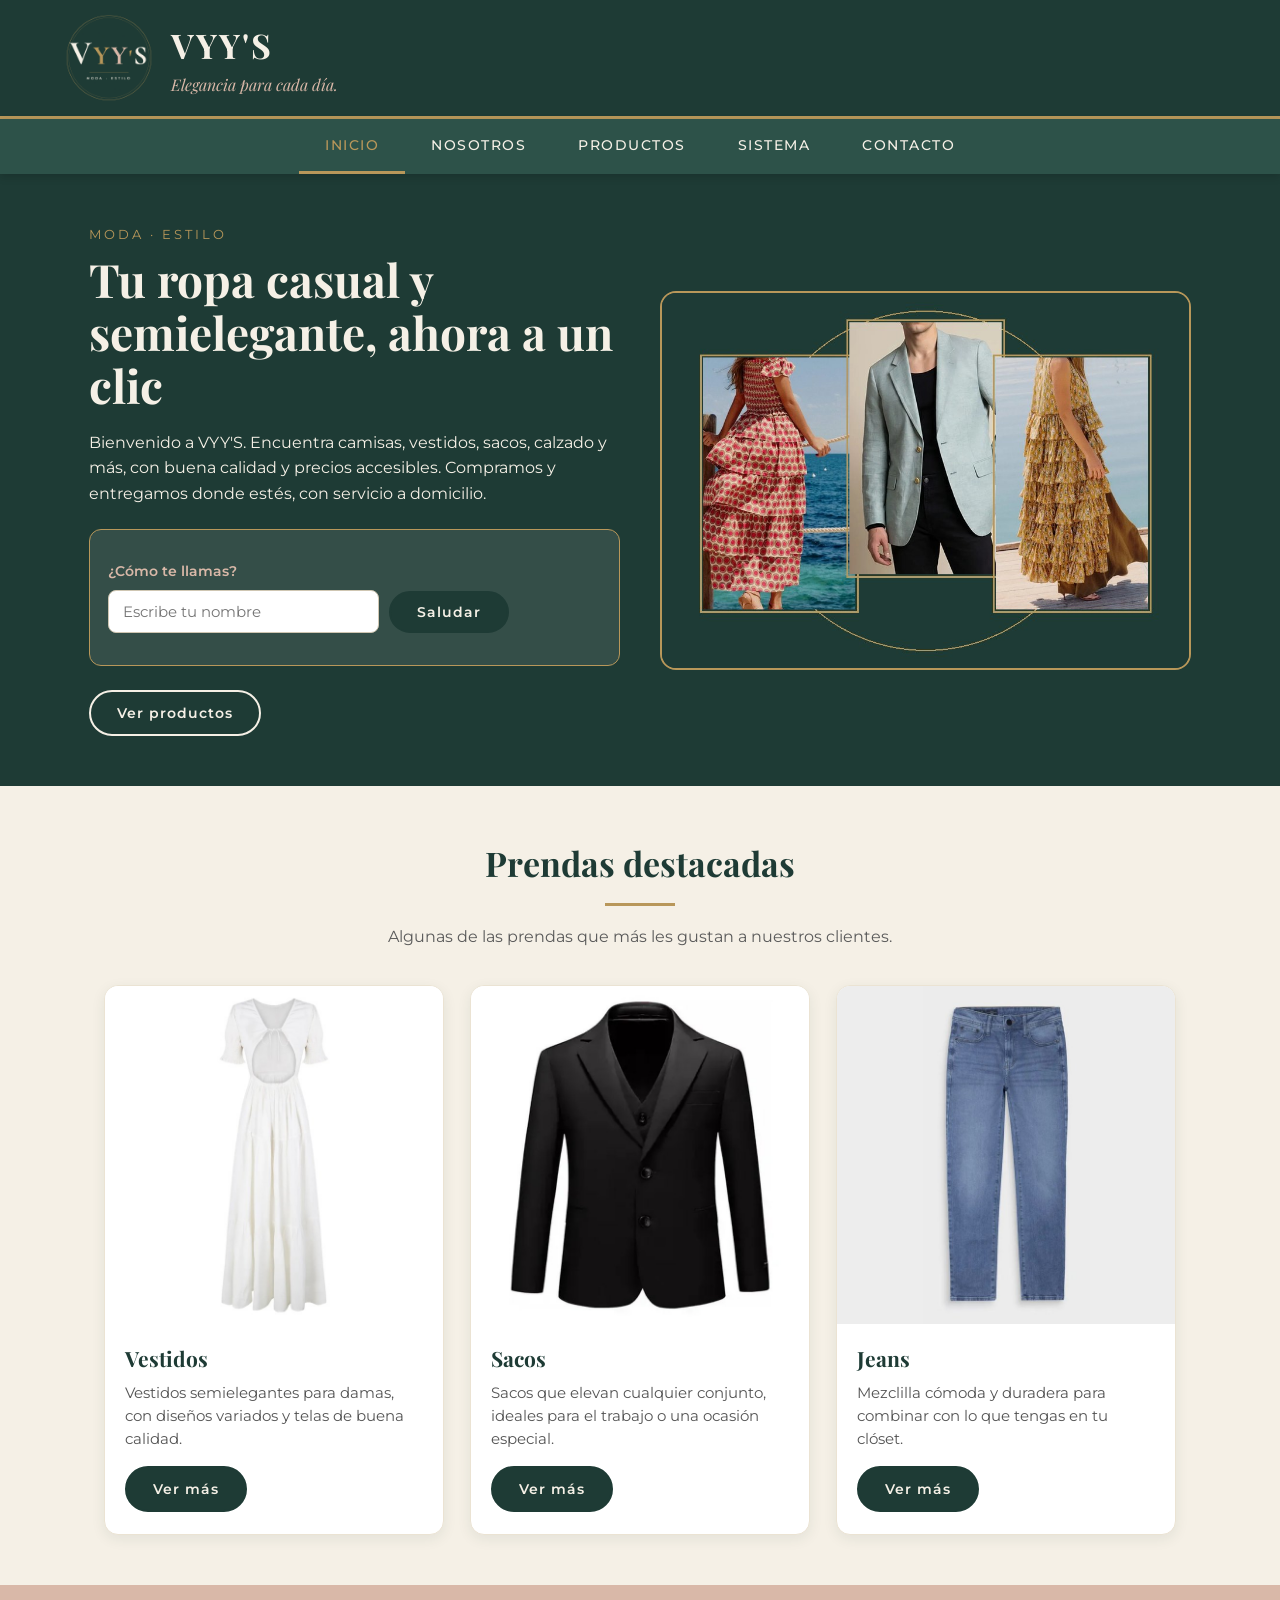
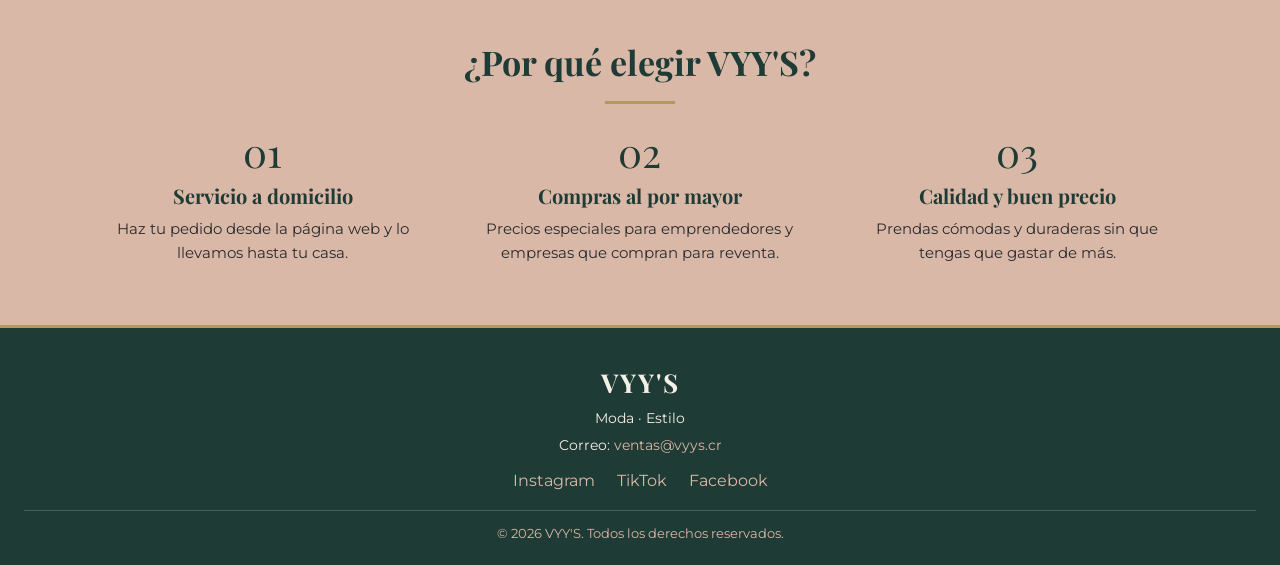
<file: index.html>
<!DOCTYPE html>
<html lang="es">
<head>
    <meta charset="UTF-8">
    <meta name="viewport" content="width=device-width, initial-scale=1.0">
    <meta name="description" content="VYY'S - Tienda de ropa casual y semielegante en Costa Rica.">
    <title>Inicio | VYY'S</title>
    <link rel="preconnect" href="https://fonts.googleapis.com">
    <link href="https://fonts.googleapis.com/css2?family=Montserrat:wght@400;500;600&family=Playfair+Display:ital,wght@0,700;1,400&display=swap" rel="stylesheet">
    <link rel="icon" href="img/logo.png">
    <link rel="stylesheet" href="css/estilos.css">
</head>
<body>

    <header>
        <div class="marca">
            <img src="img/logo.png" alt="Logo de VYY'S">
            <div>
                <h1>VYY'S</h1>
                <p>Elegancia para cada día.</p>
            </div>
        </div>
    </header>

    <nav>
        <button class="btn-menu" id="btnMenu" type="button">☰ Menú</button>
        <ul id="listaMenu">
                <li><a href="index.html" class="activo">Inicio</a></li>
                <li><a href="nosotros.html">Nosotros</a></li>
                <li><a href="productos.html">Productos</a></li>
                <li><a href="sistema.html">Sistema</a></li>
                <li><a href="contacto.html">Contacto</a></li>
        </ul>
    </nav>

    <main>
        <section class="hero">
            <div class="hero-contenido">
                <div class="hero-texto">
                    <p class="etiqueta">Moda · Estilo</p>
                    <h2>Tu ropa casual y semielegante, ahora a un clic</h2>
                    <p>Bienvenido a VYY'S. Encuentra camisas, vestidos, sacos, calzado y más, con buena calidad y precios accesibles. Compramos y entregamos donde estés, con servicio a domicilio.</p>

                    <div class="saludo-caja">
                        <label for="nombreVisitante">¿Cómo te llamas?</label>
                        <input type="text" id="nombreVisitante" placeholder="Escribe tu nombre">
                        <button type="button" id="btnSaludo">Saludar</button>
                        <p id="mensajeSaludo"></p>
                    </div>

                    <a class="boton boton-claro" href="productos.html">Ver productos</a>
                </div>
                <div class="hero-imagen">
                    <img src="img/hero.jpg" alt="Perchero con prendas de VYY'S">
                </div>
            </div>
        </section>

        <section class="contenedor">
            <h2>Prendas destacadas</h2>
            <hr class="linea-dorada">
            <p class="subtitulo">Algunas de las prendas que más les gustan a nuestros clientes.</p>
            <div class="tarjetas">
            <div class="tarjeta">
                <img src="img/vestido-blanco.jpg" alt="Vestidos">
                <div class="tarjeta-info">
                    <h3>Vestidos</h3>
                    <p>Vestidos semielegantes para damas, con diseños variados y telas de buena calidad.</p>
                    <a class="boton" href="productos.html">Ver más</a>
                </div>
            </div>
            <div class="tarjeta">
                <img src="img/saco-negro.jpg" alt="Sacos">
                <div class="tarjeta-info">
                    <h3>Sacos</h3>
                    <p>Sacos que elevan cualquier conjunto, ideales para el trabajo o una ocasión especial.</p>
                    <a class="boton" href="productos.html">Ver más</a>
                </div>
            </div>
            <div class="tarjeta">
                <img src="img/jeans-azul.jpg" alt="Jeans">
                <div class="tarjeta-info">
                    <h3>Jeans</h3>
                    <p>Mezclilla cómoda y duradera para combinar con lo que tengas en tu clóset.</p>
                    <a class="boton" href="productos.html">Ver más</a>
                </div>
            </div>
            </div>
        </section>

        <section class="fondo-rosa">
            <div class="contenedor">
                <h2>¿Por qué elegir VYY'S?</h2>
                <hr class="linea-dorada">
                <div class="ventajas">
                    <div class="ventaja">
                        <div class="icono">01</div>
                        <h3>Servicio a domicilio</h3>
                        <p>Haz tu pedido desde la página web y lo llevamos hasta tu casa.</p>
                    </div>
                    <div class="ventaja">
                        <div class="icono">02</div>
                        <h3>Compras al por mayor</h3>
                        <p>Precios especiales para emprendedores y empresas que compran para reventa.</p>
                    </div>
                    <div class="ventaja">
                        <div class="icono">03</div>
                        <h3>Calidad y buen precio</h3>
                        <p>Prendas cómodas y duraderas sin que tengas que gastar de más.</p>
                    </div>
                </div>
            </div>
        </section>
    </main>

    <footer>
        <h3>VYY'S</h3>
        <p>Moda · Estilo</p>
        <p>Correo: <a href="mailto:ventas@vyys.cr">ventas@vyys.cr</a></p>
        <div class="redes">
            <a href="https://www.instagram.com/" target="_blank" rel="noopener">Instagram</a>
            <a href="https://www.tiktok.com/" target="_blank" rel="noopener">TikTok</a>
            <a href="https://www.facebook.com/" target="_blank" rel="noopener">Facebook</a>
        </div>
        <p class="copy">&copy; <span id="anio">2026</span> VYY'S. Todos los derechos reservados.</p>
    </footer>

    <script src="js/script.js"></script>
</body>
</html>
</file>
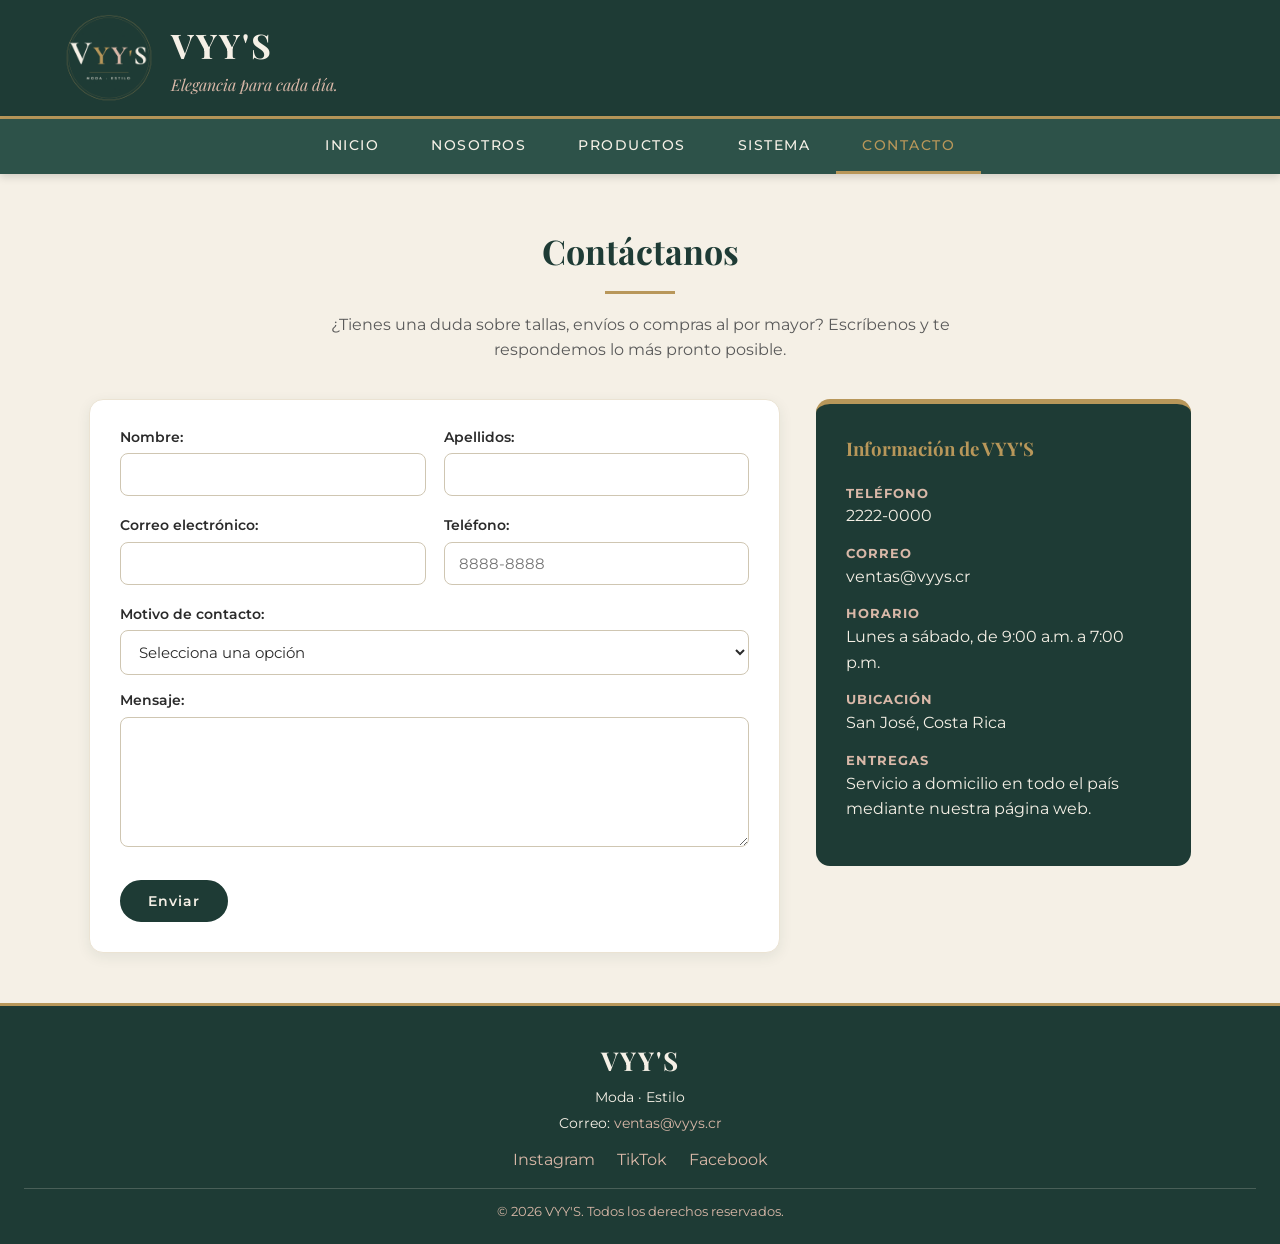
<file: contacto.html>
<!DOCTYPE html>
<html lang="es">
<head>
    <meta charset="UTF-8">
    <meta name="viewport" content="width=device-width, initial-scale=1.0">
    <meta name="description" content="VYY'S - Tienda de ropa casual y semielegante en Costa Rica.">
    <title>Contacto | VYY'S</title>
    <link rel="preconnect" href="https://fonts.googleapis.com">
    <link href="https://fonts.googleapis.com/css2?family=Montserrat:wght@400;500;600&family=Playfair+Display:ital,wght@0,700;1,400&display=swap" rel="stylesheet">
    <link rel="icon" href="img/logo.png">
    <link rel="stylesheet" href="css/estilos.css">
</head>
<body>

    <header>
        <div class="marca">
            <img src="img/logo.png" alt="Logo de VYY'S">
            <div>
                <h1>VYY'S</h1>
                <p>Elegancia para cada día.</p>
            </div>
        </div>
    </header>

    <nav>
        <button class="btn-menu" id="btnMenu" type="button">☰ Menú</button>
        <ul id="listaMenu">
                <li><a href="index.html">Inicio</a></li>
                <li><a href="nosotros.html">Nosotros</a></li>
                <li><a href="productos.html">Productos</a></li>
                <li><a href="sistema.html">Sistema</a></li>
                <li><a href="contacto.html" class="activo">Contacto</a></li>
        </ul>
    </nav>

    <main>
        <section class="contenedor">
            <h2>Contáctanos</h2>
            <hr class="linea-dorada">
            <p class="subtitulo">¿Tienes una duda sobre tallas, envíos o compras al por mayor? Escríbenos y te respondemos lo más pronto posible.</p>

            <div class="contacto-grid">
                <form id="formContacto" novalidate>
                    <div class="fila-doble">
                        <div>
                            <label for="nombre">Nombre:</label>
                            <input type="text" id="nombre" name="nombre">
                            <p class="msg-error" id="error-nombre"></p>
                        </div>
                        <div>
                            <label for="apellidos">Apellidos:</label>
                            <input type="text" id="apellidos" name="apellidos">
                            <p class="msg-error" id="error-apellidos"></p>
                        </div>
                    </div>

                    <div class="fila-doble">
                        <div>
                            <label for="correo">Correo electrónico:</label>
                            <input type="email" id="correo" name="correo">
                            <p class="msg-error" id="error-correo"></p>
                        </div>
                        <div>
                            <label for="telefono">Teléfono:</label>
                            <input type="tel" id="telefono" name="telefono" placeholder="8888-8888">
                            <p class="msg-error" id="error-telefono"></p>
                        </div>
                    </div>

                    <label for="motivo">Motivo de contacto:</label>
                    <select id="motivo" name="motivo">
                        <option value="">Selecciona una opción</option>
                        <option value="consulta">Consulta sobre productos</option>
                        <option value="pedido">Seguimiento de un pedido</option>
                        <option value="mayoreo">Compra al por mayor</option>
                        <option value="cambio">Cambio o devolución</option>
                        <option value="otro">Otro</option>
                    </select>
                    <p class="msg-error" id="error-motivo"></p>

                    <label for="mensaje">Mensaje:</label>
                    <textarea id="mensaje" name="mensaje"></textarea>
                    <p class="msg-error" id="error-mensaje"></p>

                    <button type="submit">Enviar</button>
                    <p class="exito" id="mensajeExito" style="display:none"></p>
                </form>

                <aside class="info-empresa">
                    <h3>Información de VYY'S</h3>
                    <p><strong>Teléfono</strong>2222-0000</p>
                    <p><strong>Correo</strong>ventas@vyys.cr</p>
                    <p><strong>Horario</strong>Lunes a sábado, de 9:00 a.m. a 7:00 p.m.</p>
                    <p><strong>Ubicación</strong>San José, Costa Rica</p>
                    <p><strong>Entregas</strong>Servicio a domicilio en todo el país mediante nuestra página web.</p>
                </aside>
            </div>
        </section>
    </main>

    <footer>
        <h3>VYY'S</h3>
        <p>Moda · Estilo</p>
        <p>Correo: <a href="mailto:ventas@vyys.cr">ventas@vyys.cr</a></p>
        <div class="redes">
            <a href="https://www.instagram.com/" target="_blank" rel="noopener">Instagram</a>
            <a href="https://www.tiktok.com/" target="_blank" rel="noopener">TikTok</a>
            <a href="https://www.facebook.com/" target="_blank" rel="noopener">Facebook</a>
        </div>
        <p class="copy">&copy; <span id="anio">2026</span> VYY'S. Todos los derechos reservados.</p>
    </footer>

    <script src="js/script.js"></script>
</body>
</html>
</file>
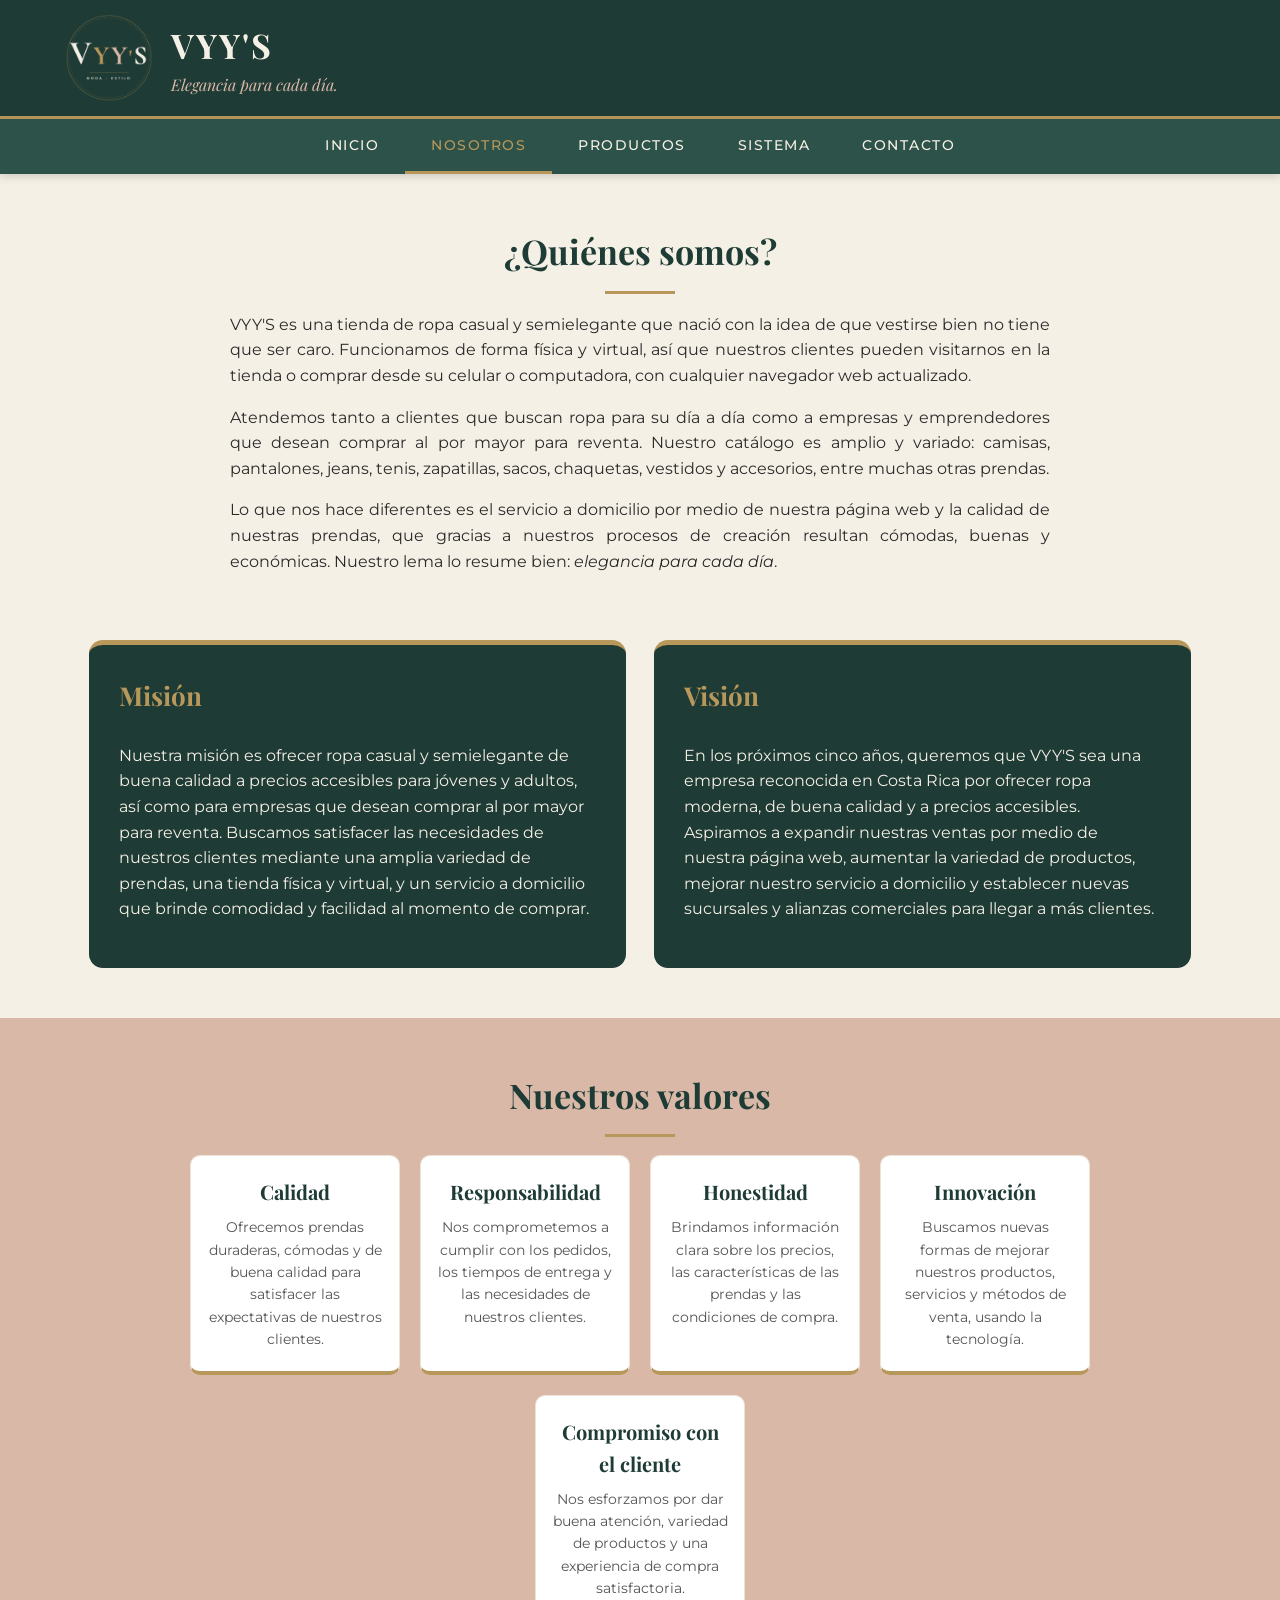
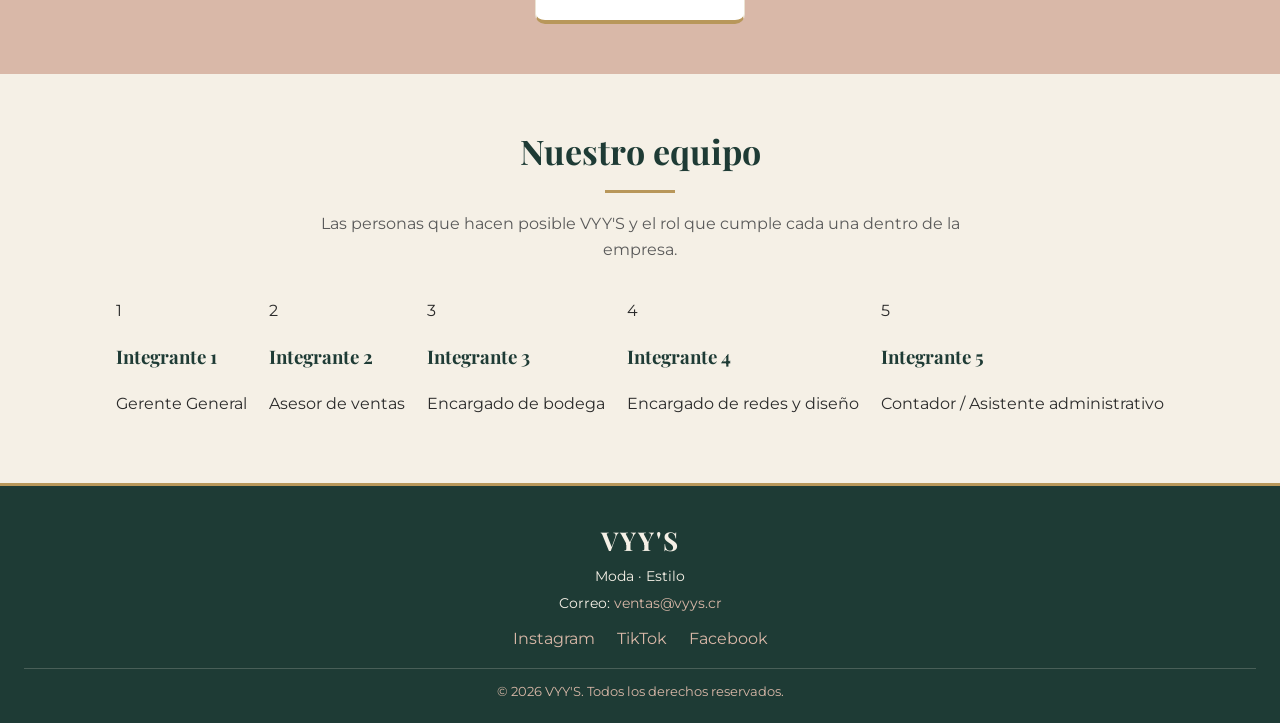
<file: nosotros.html>
<!DOCTYPE html>
<html lang="es">
<head>
    <meta charset="UTF-8">
    <meta name="viewport" content="width=device-width, initial-scale=1.0">
    <meta name="description" content="VYY'S - Tienda de ropa casual y semielegante en Costa Rica.">
    <title>Nosotros | VYY'S</title>
    <link rel="preconnect" href="https://fonts.googleapis.com">
    <link href="https://fonts.googleapis.com/css2?family=Montserrat:wght@400;500;600&family=Playfair+Display:ital,wght@0,700;1,400&display=swap" rel="stylesheet">
    <link rel="icon" href="img/logo.png">
    <link rel="stylesheet" href="css/estilos.css">
</head>
<body>

    <header>
        <div class="marca">
            <img src="img/logo.png" alt="Logo de VYY'S">
            <div>
                <h1>VYY'S</h1>
                <p>Elegancia para cada día.</p>
            </div>
        </div>
    </header>

    <nav>
        <button class="btn-menu" id="btnMenu" type="button">☰ Menú</button>
        <ul id="listaMenu">
                <li><a href="index.html">Inicio</a></li>
                <li><a href="nosotros.html" class="activo">Nosotros</a></li>
                <li><a href="productos.html">Productos</a></li>
                <li><a href="sistema.html">Sistema</a></li>
                <li><a href="contacto.html">Contacto</a></li>
        </ul>
    </nav>

    <main>
        <section class="contenedor">
            <h2>¿Quiénes somos?</h2>
            <hr class="linea-dorada">
            <div class="bloque-texto">
                <p>VYY'S es una tienda de ropa casual y semielegante que nació con la idea de que vestirse bien no tiene que ser caro. Funcionamos de forma física y virtual, así que nuestros clientes pueden visitarnos en la tienda o comprar desde su celular o computadora, con cualquier navegador web actualizado.</p>
                <p>Atendemos tanto a clientes que buscan ropa para su día a día como a empresas y emprendedores que desean comprar al por mayor para reventa. Nuestro catálogo es amplio y variado: camisas, pantalones, jeans, tenis, zapatillas, sacos, chaquetas, vestidos y accesorios, entre muchas otras prendas.</p>
                <p>Lo que nos hace diferentes es el servicio a domicilio por medio de nuestra página web y la calidad de nuestras prendas, que gracias a nuestros procesos de creación resultan cómodas, buenas y económicas. Nuestro lema lo resume bien: <em>elegancia para cada día</em>.</p>
            </div>
        </section>

        <section class="contenedor" style="padding-top:0">
            <div class="dos-columnas">
                <div class="caja-mv">
                    <h3>Misión</h3>
                    <p>Nuestra misión es ofrecer ropa casual y semielegante de buena calidad a precios accesibles para jóvenes y adultos, así como para empresas que desean comprar al por mayor para reventa. Buscamos satisfacer las necesidades de nuestros clientes mediante una amplia variedad de prendas, una tienda física y virtual, y un servicio a domicilio que brinde comodidad y facilidad al momento de comprar.</p>
                </div>
                <div class="caja-mv">
                    <h3>Visión</h3>
                    <p>En los próximos cinco años, queremos que VYY'S sea una empresa reconocida en Costa Rica por ofrecer ropa moderna, de buena calidad y a precios accesibles. Aspiramos a expandir nuestras ventas por medio de nuestra página web, aumentar la variedad de productos, mejorar nuestro servicio a domicilio y establecer nuevas sucursales y alianzas comerciales para llegar a más clientes.</p>
                </div>
            </div>
        </section>

        <section class="fondo-rosa">
            <div class="contenedor">
                <h2>Nuestros valores</h2>
                <hr class="linea-dorada">
                <div class="valores">
                <div class="valor">
                    <h3>Calidad</h3>
                    <p>Ofrecemos prendas duraderas, cómodas y de buena calidad para satisfacer las expectativas de nuestros clientes.</p>
                </div>
                <div class="valor">
                    <h3>Responsabilidad</h3>
                    <p>Nos comprometemos a cumplir con los pedidos, los tiempos de entrega y las necesidades de nuestros clientes.</p>
                </div>
                <div class="valor">
                    <h3>Honestidad</h3>
                    <p>Brindamos información clara sobre los precios, las características de las prendas y las condiciones de compra.</p>
                </div>
                <div class="valor">
                    <h3>Innovación</h3>
                    <p>Buscamos nuevas formas de mejorar nuestros productos, servicios y métodos de venta, usando la tecnología.</p>
                </div>
                <div class="valor">
                    <h3>Compromiso con el cliente</h3>
                    <p>Nos esforzamos por dar buena atención, variedad de productos y una experiencia de compra satisfactoria.</p>
                </div>
                </div>
            </div>
        </section>

        <section class="contenedor">
            <h2>Nuestro equipo</h2>
            <hr class="linea-dorada">
            <p class="subtitulo">Las personas que hacen posible VYY'S y el rol que cumple cada una dentro de la empresa.</p>
            <div class="equipo">
                <div class="Yohel Garita">
                    <div class="avatar">1</div>
                    <h3>Integrante 1</h3>
                    <p class="rol">Gerente General</p>
                </div>
                <div class="Yulissa miranda">
                    <div class="avatar">2</div>
                    <h3>Integrante 2</h3>
                    <p class="rol">Asesor de ventas</p>
                </div>
                <div class="manuelito vargas">
                    <div class="avatar">3</div>
                    <h3>Integrante 3</h3>
                    <p class="rol">Encargado de bodega</p>
                </div>
                <div class="Valeska Guevara">
                    <div class="avatar">4</div>
                    <h3>Integrante 4</h3>
                    <p class="rol">Encargado de redes y diseño</p>
                </div>
                <div class="Valeska Guevara">
                    <div class="avatar">5</div>
                    <h3>Integrante 5</h3>
                    <p class="rol">Contador / Asistente administrativo</p>
                </div>
            </div>
        </section>
    </main>

    <footer>
        <h3>VYY'S</h3>
        <p>Moda · Estilo</p>
        <p>Correo: <a href="mailto:ventas@vyys.cr">ventas@vyys.cr</a></p>
        <div class="redes">
            <a href="https://www.instagram.com/" target="_blank" rel="noopener">Instagram</a>
            <a href="https://www.tiktok.com/" target="_blank" rel="noopener">TikTok</a>
            <a href="https://www.facebook.com/" target="_blank" rel="noopener">Facebook</a>
        </div>
        <p class="copy">&copy; <span id="anio">2026</span> VYY'S. Todos los derechos reservados.</p>
    </footer>

    <script src="js/script.js"></script>
</body>
</html>
</file>
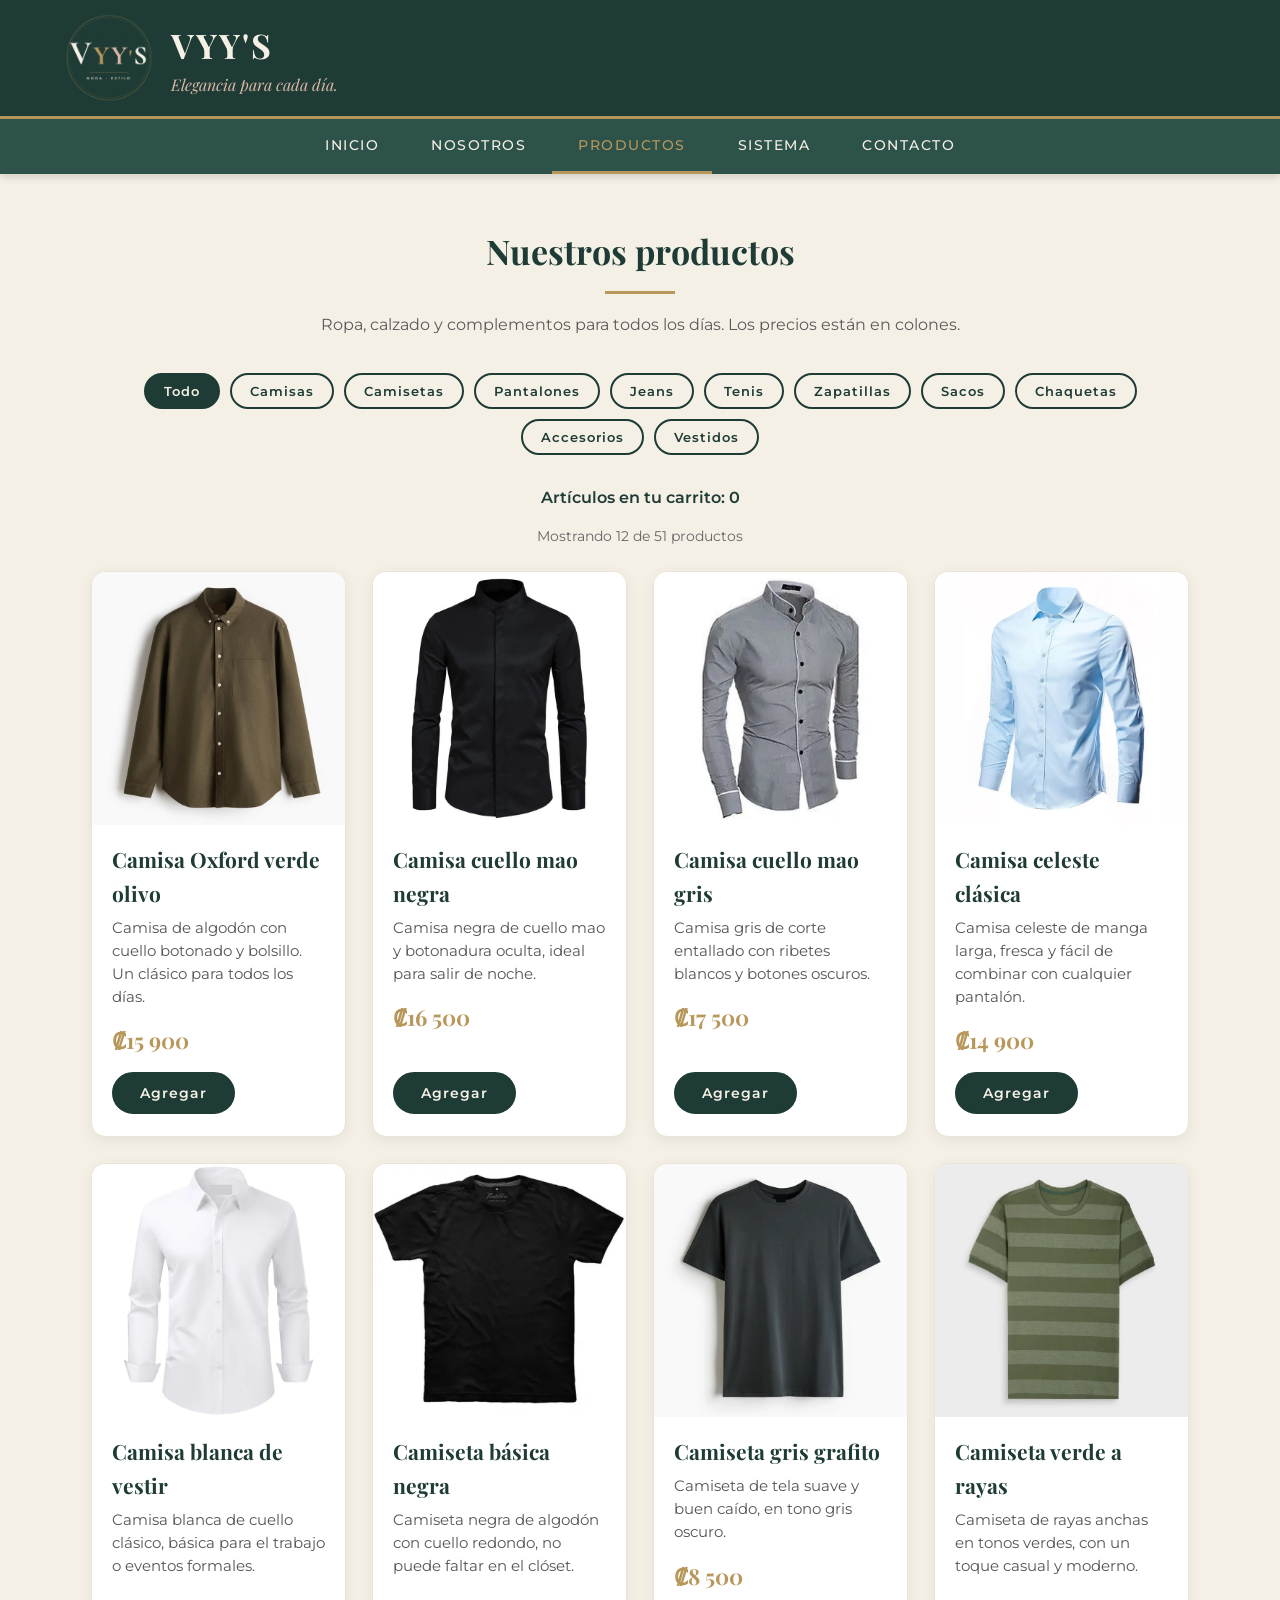
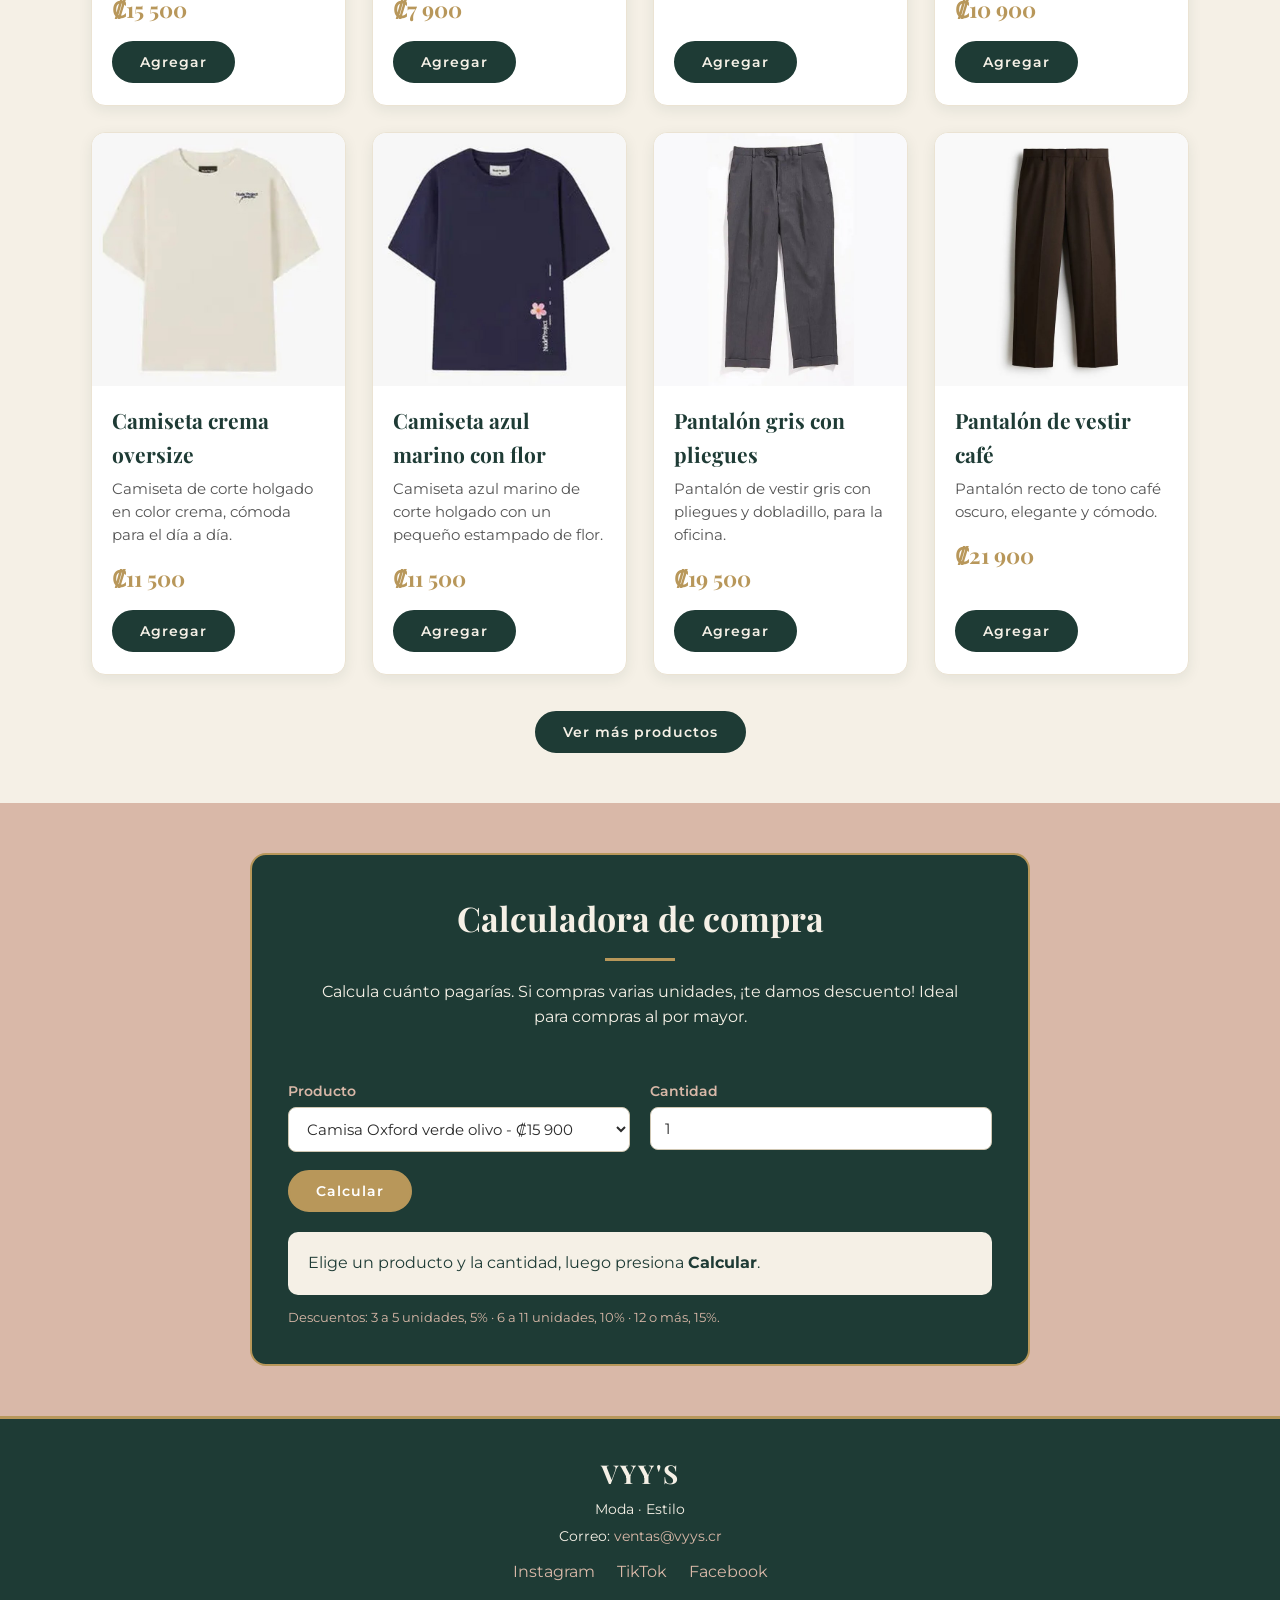
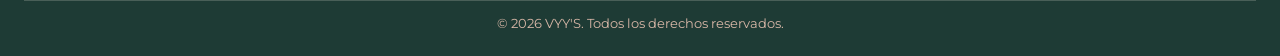
<file: productos.html>
<!DOCTYPE html>
<html lang="es">
<head>
    <meta charset="UTF-8">
    <meta name="viewport" content="width=device-width, initial-scale=1.0">
    <meta name="description" content="VYY'S - Tienda de ropa casual y semielegante en Costa Rica.">
    <title>Productos | VYY'S</title>
    <link rel="preconnect" href="https://fonts.googleapis.com">
    <link href="https://fonts.googleapis.com/css2?family=Montserrat:wght@400;500;600&family=Playfair+Display:ital,wght@0,700;1,400&display=swap" rel="stylesheet">
    <link rel="icon" href="img/logo.png">
    <link rel="stylesheet" href="css/estilos.css">
</head>
<body>

    <header>
        <div class="marca">
            <img src="img/logo.png" alt="Logo de VYY'S">
            <div>
                <h1>VYY'S</h1>
                <p>Elegancia para cada día.</p>
            </div>
        </div>
    </header>

    <nav>
        <button class="btn-menu" id="btnMenu" type="button">☰ Menú</button>
        <ul id="listaMenu">
                <li><a href="index.html">Inicio</a></li>
                <li><a href="nosotros.html">Nosotros</a></li>
                <li><a href="productos.html" class="activo">Productos</a></li>
                <li><a href="sistema.html">Sistema</a></li>
                <li><a href="contacto.html">Contacto</a></li>
        </ul>
    </nav>

    <main>
        <section class="contenedor">
            <h2>Nuestros productos</h2>
            <hr class="linea-dorada">
            <p class="subtitulo">Ropa, calzado y complementos para todos los días. Los precios están en colones.</p>

            <div class="filtros">
                <button type="button" class="activo" data-filtro="todos">Todo</button>
                <button type="button" data-filtro="camisas">Camisas</button>
                <button type="button" data-filtro="camisetas">Camisetas</button>
                <button type="button" data-filtro="pantalones">Pantalones</button>
                <button type="button" data-filtro="jeans">Jeans</button>
                <button type="button" data-filtro="tenis">Tenis</button>
                <button type="button" data-filtro="zapatillas">Zapatillas</button>
                <button type="button" data-filtro="sacos">Sacos</button>
                <button type="button" data-filtro="chaquetas">Chaquetas</button>
                <button type="button" data-filtro="accesorios">Accesorios</button>
                <button type="button" data-filtro="vestidos">Vestidos</button>
            </div>

            <p class="aviso-carrito">Artículos en tu carrito: <span id="contadorCarrito">0</span></p>
            <p class="conteo" id="infoConteo"></p>

            <div class="productos" id="listaProductos">
            <div class="producto" data-categoria="camisas">
                <img src="img/camisa-oxford-verde.jpg" alt="Camisa Oxford verde olivo" loading="lazy">
                <div class="producto-info">
                    <h3>Camisa Oxford verde olivo</h3>
                    <p>Camisa de algodón con cuello botonado y bolsillo. Un clásico para todos los días.</p>
                    <p class="precio">₡15 900</p>
                    <button type="button" class="btn-agregar" data-nombre="Camisa Oxford verde olivo">Agregar</button>
                </div>
            </div>
            <div class="producto" data-categoria="camisas">
                <img src="img/camisa-mao-negra.jpg" alt="Camisa cuello mao negra" loading="lazy">
                <div class="producto-info">
                    <h3>Camisa cuello mao negra</h3>
                    <p>Camisa negra de cuello mao y botonadura oculta, ideal para salir de noche.</p>
                    <p class="precio">₡16 500</p>
                    <button type="button" class="btn-agregar" data-nombre="Camisa cuello mao negra">Agregar</button>
                </div>
            </div>
            <div class="producto" data-categoria="camisas">
                <img src="img/camisa-mao-gris.jpg" alt="Camisa cuello mao gris" loading="lazy">
                <div class="producto-info">
                    <h3>Camisa cuello mao gris</h3>
                    <p>Camisa gris de corte entallado con ribetes blancos y botones oscuros.</p>
                    <p class="precio">₡17 500</p>
                    <button type="button" class="btn-agregar" data-nombre="Camisa cuello mao gris">Agregar</button>
                </div>
            </div>
            <div class="producto" data-categoria="camisas">
                <img src="img/camisa-celeste.jpg" alt="Camisa celeste clásica" loading="lazy">
                <div class="producto-info">
                    <h3>Camisa celeste clásica</h3>
                    <p>Camisa celeste de manga larga, fresca y fácil de combinar con cualquier pantalón.</p>
                    <p class="precio">₡14 900</p>
                    <button type="button" class="btn-agregar" data-nombre="Camisa celeste clásica">Agregar</button>
                </div>
            </div>
            <div class="producto" data-categoria="camisas">
                <img src="img/camisa-blanca.jpg" alt="Camisa blanca de vestir" loading="lazy">
                <div class="producto-info">
                    <h3>Camisa blanca de vestir</h3>
                    <p>Camisa blanca de cuello clásico, básica para el trabajo o eventos formales.</p>
                    <p class="precio">₡15 500</p>
                    <button type="button" class="btn-agregar" data-nombre="Camisa blanca de vestir">Agregar</button>
                </div>
            </div>
            <div class="producto" data-categoria="camisetas">
                <img src="img/camiseta-negra.jpg" alt="Camiseta básica negra" loading="lazy">
                <div class="producto-info">
                    <h3>Camiseta básica negra</h3>
                    <p>Camiseta negra de algodón con cuello redondo, no puede faltar en el clóset.</p>
                    <p class="precio">₡7 900</p>
                    <button type="button" class="btn-agregar" data-nombre="Camiseta básica negra">Agregar</button>
                </div>
            </div>
            <div class="producto" data-categoria="camisetas">
                <img src="img/camiseta-gris.jpg" alt="Camiseta gris grafito" loading="lazy">
                <div class="producto-info">
                    <h3>Camiseta gris grafito</h3>
                    <p>Camiseta de tela suave y buen caído, en tono gris oscuro.</p>
                    <p class="precio">₡8 500</p>
                    <button type="button" class="btn-agregar" data-nombre="Camiseta gris grafito">Agregar</button>
                </div>
            </div>
            <div class="producto" data-categoria="camisetas">
                <img src="img/camiseta-rayas.jpg" alt="Camiseta verde a rayas" loading="lazy">
                <div class="producto-info">
                    <h3>Camiseta verde a rayas</h3>
                    <p>Camiseta de rayas anchas en tonos verdes, con un toque casual y moderno.</p>
                    <p class="precio">₡10 900</p>
                    <button type="button" class="btn-agregar" data-nombre="Camiseta verde a rayas">Agregar</button>
                </div>
            </div>
            <div class="producto" data-categoria="camisetas">
                <img src="img/camiseta-crema.jpg" alt="Camiseta crema oversize" loading="lazy">
                <div class="producto-info">
                    <h3>Camiseta crema oversize</h3>
                    <p>Camiseta de corte holgado en color crema, cómoda para el día a día.</p>
                    <p class="precio">₡11 500</p>
                    <button type="button" class="btn-agregar" data-nombre="Camiseta crema oversize">Agregar</button>
                </div>
            </div>
            <div class="producto" data-categoria="camisetas">
                <img src="img/camiseta-azul-flor.jpg" alt="Camiseta azul marino con flor" loading="lazy">
                <div class="producto-info">
                    <h3>Camiseta azul marino con flor</h3>
                    <p>Camiseta azul marino de corte holgado con un pequeño estampado de flor.</p>
                    <p class="precio">₡11 500</p>
                    <button type="button" class="btn-agregar" data-nombre="Camiseta azul marino con flor">Agregar</button>
                </div>
            </div>
            <div class="producto" data-categoria="pantalones">
                <img src="img/pantalon-gris-pliegues.jpg" alt="Pantalón gris con pliegues" loading="lazy">
                <div class="producto-info">
                    <h3>Pantalón gris con pliegues</h3>
                    <p>Pantalón de vestir gris con pliegues y dobladillo, para la oficina.</p>
                    <p class="precio">₡19 500</p>
                    <button type="button" class="btn-agregar" data-nombre="Pantalón gris con pliegues">Agregar</button>
                </div>
            </div>
            <div class="producto" data-categoria="pantalones">
                <img src="img/pantalon-cafe.jpg" alt="Pantalón de vestir café" loading="lazy">
                <div class="producto-info">
                    <h3>Pantalón de vestir café</h3>
                    <p>Pantalón recto de tono café oscuro, elegante y cómodo.</p>
                    <p class="precio">₡21 900</p>
                    <button type="button" class="btn-agregar" data-nombre="Pantalón de vestir café">Agregar</button>
                </div>
            </div>
            <div class="producto" data-categoria="pantalones">
                <img src="img/pantalon-gris-casual.jpg" alt="Pantalón gris casual" loading="lazy">
                <div class="producto-info">
                    <h3>Pantalón gris casual</h3>
                    <p>Pantalón gris de corte recto para combinar con camisas o camisetas.</p>
                    <p class="precio">₡17 900</p>
                    <button type="button" class="btn-agregar" data-nombre="Pantalón gris casual">Agregar</button>
                </div>
            </div>
            <div class="producto" data-categoria="pantalones">
                <img src="img/pantalon-cuadros.jpg" alt="Pantalón de cuadros" loading="lazy">
                <div class="producto-info">
                    <h3>Pantalón de cuadros</h3>
                    <p>Pantalón de tela con estampado de cuadros y pliegues delanteros.</p>
                    <p class="precio">₡23 500</p>
                    <button type="button" class="btn-agregar" data-nombre="Pantalón de cuadros">Agregar</button>
                </div>
            </div>
            <div class="producto" data-categoria="pantalones">
                <img src="img/pantalon-beige.jpg" alt="Pantalón beige" loading="lazy">
                <div class="producto-info">
                    <h3>Pantalón beige</h3>
                    <p>Pantalón beige de corte ajustado, perfecto para un look semielegante.</p>
                    <p class="precio">₡20 500</p>
                    <button type="button" class="btn-agregar" data-nombre="Pantalón beige">Agregar</button>
                </div>
            </div>
            <div class="producto" data-categoria="jeans">
                <img src="img/jeans-azul.jpg" alt="Jeans azul slim" loading="lazy">
                <div class="producto-info">
                    <h3>Jeans azul slim</h3>
                    <p>Jeans de mezclilla azul con lavado suave y corte ajustado.</p>
                    <p class="precio">₡21 500</p>
                    <button type="button" class="btn-agregar" data-nombre="Jeans azul slim">Agregar</button>
                </div>
            </div>
            <div class="producto" data-categoria="jeans">
                <img src="img/jeans-celeste-anchos.jpg" alt="Jeans anchos celeste" loading="lazy">
                <div class="producto-info">
                    <h3>Jeans anchos celeste</h3>
                    <p>Jeans de pierna ancha en lavado claro, muy de moda.</p>
                    <p class="precio">₡24 900</p>
                    <button type="button" class="btn-agregar" data-nombre="Jeans anchos celeste">Agregar</button>
                </div>
            </div>
            <div class="producto" data-categoria="jeans">
                <img src="img/jeans-lavado-medio.jpg" alt="Jeans anchos lavado medio" loading="lazy">
                <div class="producto-info">
                    <h3>Jeans anchos lavado medio</h3>
                    <p>Jeans holgados con lavado desgastado y bolsillos amplios.</p>
                    <p class="precio">₡23 900</p>
                    <button type="button" class="btn-agregar" data-nombre="Jeans anchos lavado medio">Agregar</button>
                </div>
            </div>
            <div class="producto" data-categoria="jeans">
                <img src="img/jeans-rotos.jpg" alt="Jeans desgastados con rotos" loading="lazy">
                <div class="producto-info">
                    <h3>Jeans desgastados con rotos</h3>
                    <p>Jeans de lavado muy claro con rotos en las rodillas.</p>
                    <p class="precio">₡25 900</p>
                    <button type="button" class="btn-agregar" data-nombre="Jeans desgastados con rotos">Agregar</button>
                </div>
            </div>
            <div class="producto" data-categoria="jeans">
                <img src="img/jeans-pierna-recta.jpg" alt="Jeans de pierna recta" loading="lazy">
                <div class="producto-info">
                    <h3>Jeans de pierna recta</h3>
                    <p>Jeans celestes de pierna recta y tiro alto, versátiles y cómodos.</p>
                    <p class="precio">₡24 500</p>
                    <button type="button" class="btn-agregar" data-nombre="Jeans de pierna recta">Agregar</button>
                </div>
            </div>
            <div class="producto" data-categoria="tenis">
                <img src="img/tenis-negros.jpg" alt="Tenis casuales negros" loading="lazy">
                <div class="producto-info">
                    <h3>Tenis casuales negros</h3>
                    <p>Tenis negros de suela clara, cómodos para caminar todo el día.</p>
                    <p class="precio">₡29 900</p>
                    <button type="button" class="btn-agregar" data-nombre="Tenis casuales negros">Agregar</button>
                </div>
            </div>
            <div class="producto" data-categoria="tenis">
                <img src="img/tenis-cafe.jpg" alt="Tenis café suela blanca" loading="lazy">
                <div class="producto-info">
                    <h3>Tenis café suela blanca</h3>
                    <p>Tenis café con detalles azul marino y suela blanca, de estilo urbano.</p>
                    <p class="precio">₡27 900</p>
                    <button type="button" class="btn-agregar" data-nombre="Tenis café suela blanca">Agregar</button>
                </div>
            </div>
            <div class="producto" data-categoria="tenis">
                <img src="img/tenis-azul-cafe.jpg" alt="Tenis azul marino y café" loading="lazy">
                <div class="producto-info">
                    <h3>Tenis azul marino y café</h3>
                    <p>Tenis de cuero azul marino con detalles en café y suela gruesa.</p>
                    <p class="precio">₡34 900</p>
                    <button type="button" class="btn-agregar" data-nombre="Tenis azul marino y café">Agregar</button>
                </div>
            </div>
            <div class="producto" data-categoria="tenis">
                <img src="img/tenis-camel.jpg" alt="Tenis cuero camel" loading="lazy">
                <div class="producto-info">
                    <h3>Tenis cuero camel</h3>
                    <p>Tenis de cuero color camel, un estilo limpio y elegante.</p>
                    <p class="precio">₡38 500</p>
                    <button type="button" class="btn-agregar" data-nombre="Tenis cuero camel">Agregar</button>
                </div>
            </div>
            <div class="producto" data-categoria="tenis">
                <img src="img/tenis-azul-cuero.jpg" alt="Tenis cuero azul marino" loading="lazy">
                <div class="producto-info">
                    <h3>Tenis cuero azul marino</h3>
                    <p>Tenis minimalistas de cuero azul marino con suela blanca.</p>
                    <p class="precio">₡36 900</p>
                    <button type="button" class="btn-agregar" data-nombre="Tenis cuero azul marino">Agregar</button>
                </div>
            </div>
            <div class="producto" data-categoria="zapatillas">
                <img src="img/zapato-cordones.jpg" alt="Zapatos de cordones azul marino" loading="lazy">
                <div class="producto-info">
                    <h3>Zapatos de cordones azul marino</h3>
                    <p>Zapatos de vestir de cuero con cordones azules, para ocasiones especiales.</p>
                    <p class="precio">₡32 900</p>
                    <button type="button" class="btn-agregar" data-nombre="Zapatos de cordones azul marino">Agregar</button>
                </div>
            </div>
            <div class="producto" data-categoria="zapatillas">
                <img src="img/mocasin-hebilla.jpg" alt="Mocasín con hebilla" loading="lazy">
                <div class="producto-info">
                    <h3>Mocasín con hebilla</h3>
                    <p>Mocasín negro de cuero con hebilla metálica al frente.</p>
                    <p class="precio">₡33 500</p>
                    <button type="button" class="btn-agregar" data-nombre="Mocasín con hebilla">Agregar</button>
                </div>
            </div>
            <div class="producto" data-categoria="zapatillas">
                <img src="img/mocasin-clasico.jpg" alt="Mocasín clásico" loading="lazy">
                <div class="producto-info">
                    <h3>Mocasín clásico</h3>
                    <p>Mocasín negro brillante de estilo clásico, cómodo y elegante.</p>
                    <p class="precio">₡31 900</p>
                    <button type="button" class="btn-agregar" data-nombre="Mocasín clásico">Agregar</button>
                </div>
            </div>
            <div class="producto" data-categoria="zapatillas">
                <img src="img/zapato-doble-hebilla.jpg" alt="Zapato de doble hebilla" loading="lazy">
                <div class="producto-info">
                    <h3>Zapato de doble hebilla</h3>
                    <p>Zapato negro con doble hebilla, un clásico del calzado formal.</p>
                    <p class="precio">₡36 500</p>
                    <button type="button" class="btn-agregar" data-nombre="Zapato de doble hebilla">Agregar</button>
                </div>
            </div>
            <div class="producto" data-categoria="zapatillas">
                <img src="img/zapato-sin-cordones.jpg" alt="Zapato sin cordones" loading="lazy">
                <div class="producto-info">
                    <h3>Zapato sin cordones</h3>
                    <p>Zapato negro de cuero sin cordones y costura en contraste.</p>
                    <p class="precio">₡28 900</p>
                    <button type="button" class="btn-agregar" data-nombre="Zapato sin cordones">Agregar</button>
                </div>
            </div>
            <div class="producto" data-categoria="sacos">
                <img src="img/saco-negro.jpg" alt="Saco negro con chaleco" loading="lazy">
                <div class="producto-info">
                    <h3>Saco negro con chaleco</h3>
                    <p>Saco negro con chaleco, ideal para ocasiones especiales o ambientes laborales.</p>
                    <p class="precio">₡39 900</p>
                    <button type="button" class="btn-agregar" data-nombre="Saco negro con chaleco">Agregar</button>
                </div>
            </div>
            <div class="producto" data-categoria="sacos">
                <img src="img/saco-gris-claro.jpg" alt="Saco gris claro" loading="lazy">
                <div class="producto-info">
                    <h3>Saco gris claro</h3>
                    <p>Saco gris de tela suave, corte moderno y dos botones.</p>
                    <p class="precio">₡42 500</p>
                    <button type="button" class="btn-agregar" data-nombre="Saco gris claro">Agregar</button>
                </div>
            </div>
            <div class="producto" data-categoria="sacos">
                <img src="img/saco-azul-cuadros.jpg" alt="Saco azul de cuadros finos" loading="lazy">
                <div class="producto-info">
                    <h3>Saco azul de cuadros finos</h3>
                    <p>Saco azul con textura de cuadros finos, muy elegante.</p>
                    <p class="precio">₡45 900</p>
                    <button type="button" class="btn-agregar" data-nombre="Saco azul de cuadros finos">Agregar</button>
                </div>
            </div>
            <div class="producto" data-categoria="sacos">
                <img src="img/saco-lino-menta.jpg" alt="Saco de lino verde menta" loading="lazy">
                <div class="producto-info">
                    <h3>Saco de lino verde menta</h3>
                    <p>Saco de lino verde menta con botones dorados, fresco y ligero.</p>
                    <p class="precio">₡44 500</p>
                    <button type="button" class="btn-agregar" data-nombre="Saco de lino verde menta">Agregar</button>
                </div>
            </div>
            <div class="producto" data-categoria="sacos">
                <img src="img/saco-azul-cuadritos.jpg" alt="Saco azul de cuadritos" loading="lazy">
                <div class="producto-info">
                    <h3>Saco azul de cuadritos</h3>
                    <p>Saco azul con diseño de cuadritos y detalle en la solapa.</p>
                    <p class="precio">₡46 500</p>
                    <button type="button" class="btn-agregar" data-nombre="Saco azul de cuadritos">Agregar</button>
                </div>
            </div>
            <div class="producto" data-categoria="sacos">
                <img src="img/saco-gris-oscuro.jpg" alt="Saco gris oscuro" loading="lazy">
                <div class="producto-info">
                    <h3>Saco gris oscuro</h3>
                    <p>Saco gris oscuro de tela elástica, cómodo para todo el día.</p>
                    <p class="precio">₡41 900</p>
                    <button type="button" class="btn-agregar" data-nombre="Saco gris oscuro">Agregar</button>
                </div>
            </div>
            <div class="producto" data-categoria="sacos">
                <img src="img/saco-gris-espiga.jpg" alt="Saco gris espiga" loading="lazy">
                <div class="producto-info">
                    <h3>Saco gris espiga</h3>
                    <p>Saco gris claro de tejido espiga, con bolsillos de solapa.</p>
                    <p class="precio">₡43 900</p>
                    <button type="button" class="btn-agregar" data-nombre="Saco gris espiga">Agregar</button>
                </div>
            </div>
            <div class="producto" data-categoria="sacos">
                <img src="img/saco-cafe.jpg" alt="Saco café" loading="lazy">
                <div class="producto-info">
                    <h3>Saco café</h3>
                    <p>Saco café liso de dos botones, combina con camisas claras.</p>
                    <p class="precio">₡42 900</p>
                    <button type="button" class="btn-agregar" data-nombre="Saco café">Agregar</button>
                </div>
            </div>
            <div class="producto" data-categoria="chaquetas">
                <img src="img/chaqueta-camisera-gris.jpg" alt="Chaqueta camisera gris" loading="lazy">
                <div class="producto-info">
                    <h3>Chaqueta camisera gris</h3>
                    <p>Chaqueta tipo camisa en tela gruesa gris, con bolsillos y botones.</p>
                    <p class="precio">₡28 900</p>
                    <button type="button" class="btn-agregar" data-nombre="Chaqueta camisera gris">Agregar</button>
                </div>
            </div>
            <div class="producto" data-categoria="chaquetas">
                <img src="img/chaqueta-borrego.jpg" alt="Chaqueta beige con cuello de borrego" loading="lazy">
                <div class="producto-info">
                    <h3>Chaqueta beige con cuello de borrego</h3>
                    <p>Chaqueta beige con cuello de borrego, abrigada y con estilo.</p>
                    <p class="precio">₡44 900</p>
                    <button type="button" class="btn-agregar" data-nombre="Chaqueta beige con cuello de borrego">Agregar</button>
                </div>
            </div>
            <div class="producto" data-categoria="chaquetas">
                <img src="img/chaqueta-verde-oscuro.jpg" alt="Chaqueta verde oscuro con cierre" loading="lazy">
                <div class="producto-info">
                    <h3>Chaqueta verde oscuro con cierre</h3>
                    <p>Chaqueta ligera verde oscuro con cuello y cierre frontal.</p>
                    <p class="precio">₡39 900</p>
                    <button type="button" class="btn-agregar" data-nombre="Chaqueta verde oscuro con cierre">Agregar</button>
                </div>
            </div>
            <div class="producto" data-categoria="chaquetas">
                <img src="img/chaqueta-gamuza.jpg" alt="Chaqueta bomber café" loading="lazy">
                <div class="producto-info">
                    <h3>Chaqueta bomber café</h3>
                    <p>Chaqueta bomber café de acabado gamuzado con cierre.</p>
                    <p class="precio">₡41 900</p>
                    <button type="button" class="btn-agregar" data-nombre="Chaqueta bomber café">Agregar</button>
                </div>
            </div>
            <div class="producto" data-categoria="chaquetas">
                <img src="img/chaqueta-bomber-verde.jpg" alt="Chaqueta bomber verde oliva" loading="lazy">
                <div class="producto-info">
                    <h3>Chaqueta bomber verde oliva</h3>
                    <p>Chaqueta bomber verde oliva con puños elásticos.</p>
                    <p class="precio">₡38 900</p>
                    <button type="button" class="btn-agregar" data-nombre="Chaqueta bomber verde oliva">Agregar</button>
                </div>
            </div>
            <div class="producto" data-categoria="accesorios">
                <img src="img/reloj.jpg" alt="Reloj de cuero café" loading="lazy">
                <div class="producto-info">
                    <h3>Reloj de cuero café</h3>
                    <p>Reloj de caja rectangular con correa de cuero café y números romanos.</p>
                    <p class="precio">₡34 900</p>
                    <button type="button" class="btn-agregar" data-nombre="Reloj de cuero café">Agregar</button>
                </div>
            </div>
            <div class="producto" data-categoria="accesorios">
                <img src="img/sombrero-gris.jpg" alt="Sombrero gris" loading="lazy">
                <div class="producto-info">
                    <h3>Sombrero gris</h3>
                    <p>Sombrero de fieltro gris con cinta negra y hebilla metálica.</p>
                    <p class="precio">₡14 900</p>
                    <button type="button" class="btn-agregar" data-nombre="Sombrero gris">Agregar</button>
                </div>
            </div>
            <div class="producto" data-categoria="accesorios">
                <img src="img/sombrero-negro.jpg" alt="Sombrero fedora negro" loading="lazy">
                <div class="producto-info">
                    <h3>Sombrero fedora negro</h3>
                    <p>Sombrero fedora negro de fieltro con cinta, siempre a la moda.</p>
                    <p class="precio">₡16 500</p>
                    <button type="button" class="btn-agregar" data-nombre="Sombrero fedora negro">Agregar</button>
                </div>
            </div>
            <div class="producto" data-categoria="vestidos">
                <img src="img/vestido-blanco.jpg" alt="Vestido blanco largo" loading="lazy">
                <div class="producto-info">
                    <h3>Vestido blanco largo</h3>
                    <p>Vestido blanco largo por capas, con espalda abierta y mangas cortas.</p>
                    <p class="precio">₡29 900</p>
                    <button type="button" class="btn-agregar" data-nombre="Vestido blanco largo">Agregar</button>
                </div>
            </div>
            <div class="producto" data-categoria="vestidos">
                <img src="img/vestido-rojo-puntos.jpg" alt="Vestido rojo de puntos" loading="lazy">
                <div class="producto-info">
                    <h3>Vestido rojo de puntos</h3>
                    <p>Vestido largo con estampado de puntos rojos, falda con volantes.</p>
                    <p class="precio">₡32 500</p>
                    <button type="button" class="btn-agregar" data-nombre="Vestido rojo de puntos">Agregar</button>
                </div>
            </div>
            <div class="producto" data-categoria="vestidos">
                <img src="img/vestido-rayado.jpg" alt="Vestido rayado con volantes" loading="lazy">
                <div class="producto-info">
                    <h3>Vestido rayado con volantes</h3>
                    <p>Vestido de rayas con volantes en las mangas y la falda.</p>
                    <p class="precio">₡34 900</p>
                    <button type="button" class="btn-agregar" data-nombre="Vestido rayado con volantes">Agregar</button>
                </div>
            </div>
            <div class="producto" data-categoria="vestidos">
                <img src="img/vestido-amarillo.jpg" alt="Vestido amarillo de capas" loading="lazy">
                <div class="producto-info">
                    <h3>Vestido amarillo de capas</h3>
                    <p>Vestido amarillo estampado con muchas capas, ligero y fresco.</p>
                    <p class="precio">₡36 500</p>
                    <button type="button" class="btn-agregar" data-nombre="Vestido amarillo de capas">Agregar</button>
                </div>
            </div>
            <div class="producto" data-categoria="vestidos">
                <img src="img/vestido-azul-puntos.jpg" alt="Vestido azul de puntos" loading="lazy">
                <div class="producto-info">
                    <h3>Vestido azul de puntos</h3>
                    <p>Vestido de hombros descubiertos con estampado azul y falda por capas.</p>
                    <p class="precio">₡33 900</p>
                    <button type="button" class="btn-agregar" data-nombre="Vestido azul de puntos">Agregar</button>
                </div>
            </div>
            </div>

            <div class="ver-mas">
                <button type="button" id="btnVerMas">Ver más productos</button>
            </div>
        </section>

        <section class="fondo-rosa">
            <div class="contenedor">
                <div class="calculadora">
                    <h2>Calculadora de compra</h2>
                    <hr class="linea-dorada">
                    <p class="subtitulo" style="color:#f5f0e6">Calcula cuánto pagarías. Si compras varias unidades, ¡te damos descuento! Ideal para compras al por mayor.</p>
                    <div class="fila">
                        <div class="campo">
                            <label for="calcProducto">Producto</label>
                            <select id="calcProducto">
                            <optgroup label="Camisas">
                                <option value="15900">Camisa Oxford verde olivo - ₡15 900</option>
                                <option value="16500">Camisa cuello mao negra - ₡16 500</option>
                                <option value="17500">Camisa cuello mao gris - ₡17 500</option>
                                <option value="14900">Camisa celeste clásica - ₡14 900</option>
                                <option value="15500">Camisa blanca de vestir - ₡15 500</option>
                            </optgroup>
                            <optgroup label="Camisetas">
                                <option value="7900">Camiseta básica negra - ₡7 900</option>
                                <option value="8500">Camiseta gris grafito - ₡8 500</option>
                                <option value="10900">Camiseta verde a rayas - ₡10 900</option>
                                <option value="11500">Camiseta crema oversize - ₡11 500</option>
                                <option value="11500">Camiseta azul marino con flor - ₡11 500</option>
                            </optgroup>
                            <optgroup label="Pantalones">
                                <option value="19500">Pantalón gris con pliegues - ₡19 500</option>
                                <option value="21900">Pantalón de vestir café - ₡21 900</option>
                                <option value="17900">Pantalón gris casual - ₡17 900</option>
                                <option value="23500">Pantalón de cuadros - ₡23 500</option>
                                <option value="20500">Pantalón beige - ₡20 500</option>
                            </optgroup>
                            <optgroup label="Jeans">
                                <option value="21500">Jeans azul slim - ₡21 500</option>
                                <option value="24900">Jeans anchos celeste - ₡24 900</option>
                                <option value="23900">Jeans anchos lavado medio - ₡23 900</option>
                                <option value="25900">Jeans desgastados con rotos - ₡25 900</option>
                                <option value="24500">Jeans de pierna recta - ₡24 500</option>
                            </optgroup>
                            <optgroup label="Tenis">
                                <option value="29900">Tenis casuales negros - ₡29 900</option>
                                <option value="27900">Tenis café suela blanca - ₡27 900</option>
                                <option value="34900">Tenis azul marino y café - ₡34 900</option>
                                <option value="38500">Tenis cuero camel - ₡38 500</option>
                                <option value="36900">Tenis cuero azul marino - ₡36 900</option>
                            </optgroup>
                            <optgroup label="Zapatillas">
                                <option value="32900">Zapatos de cordones azul marino - ₡32 900</option>
                                <option value="33500">Mocasín con hebilla - ₡33 500</option>
                                <option value="31900">Mocasín clásico - ₡31 900</option>
                                <option value="36500">Zapato de doble hebilla - ₡36 500</option>
                                <option value="28900">Zapato sin cordones - ₡28 900</option>
                            </optgroup>
                            <optgroup label="Sacos">
                                <option value="39900">Saco negro con chaleco - ₡39 900</option>
                                <option value="42500">Saco gris claro - ₡42 500</option>
                                <option value="45900">Saco azul de cuadros finos - ₡45 900</option>
                                <option value="44500">Saco de lino verde menta - ₡44 500</option>
                                <option value="46500">Saco azul de cuadritos - ₡46 500</option>
                                <option value="41900">Saco gris oscuro - ₡41 900</option>
                                <option value="43900">Saco gris espiga - ₡43 900</option>
                                <option value="42900">Saco café - ₡42 900</option>
                            </optgroup>
                            <optgroup label="Chaquetas">
                                <option value="28900">Chaqueta camisera gris - ₡28 900</option>
                                <option value="44900">Chaqueta beige con cuello de borrego - ₡44 900</option>
                                <option value="39900">Chaqueta verde oscuro con cierre - ₡39 900</option>
                                <option value="41900">Chaqueta bomber café - ₡41 900</option>
                                <option value="38900">Chaqueta bomber verde oliva - ₡38 900</option>
                            </optgroup>
                            <optgroup label="Accesorios">
                                <option value="34900">Reloj de cuero café - ₡34 900</option>
                                <option value="14900">Sombrero gris - ₡14 900</option>
                                <option value="16500">Sombrero fedora negro - ₡16 500</option>
                            </optgroup>
                            <optgroup label="Vestidos">
                                <option value="29900">Vestido blanco largo - ₡29 900</option>
                                <option value="32500">Vestido rojo de puntos - ₡32 500</option>
                                <option value="34900">Vestido rayado con volantes - ₡34 900</option>
                                <option value="36500">Vestido amarillo de capas - ₡36 500</option>
                                <option value="33900">Vestido azul de puntos - ₡33 900</option>
                            </optgroup>
                            </select>
                        </div>
                        <div class="campo">
                            <label for="calcCantidad">Cantidad</label>
                            <input type="number" id="calcCantidad" min="1" value="1">
                        </div>
                    </div>
                    <button type="button" id="btnCalcular">Calcular</button>
                    <div class="resultado" id="resultadoCalc">
                        Elige un producto y la cantidad, luego presiona <strong>Calcular</strong>.
                    </div>
                    <p style="font-size:13px;margin:12px 0 0;color:#d9b8a8">Descuentos: 3 a 5 unidades, 5% · 6 a 11 unidades, 10% · 12 o más, 15%.</p>
                </div>
            </div>
        </section>
    </main>

    <footer>
        <h3>VYY'S</h3>
        <p>Moda · Estilo</p>
        <p>Correo: <a href="mailto:ventas@vyys.cr">ventas@vyys.cr</a></p>
        <div class="redes">
            <a href="https://www.instagram.com/" target="_blank" rel="noopener">Instagram</a>
            <a href="https://www.tiktok.com/" target="_blank" rel="noopener">TikTok</a>
            <a href="https://www.facebook.com/" target="_blank" rel="noopener">Facebook</a>
        </div>
        <p class="copy">&copy; <span id="anio">2026</span> VYY'S. Todos los derechos reservados.</p>
    </footer>

    <script src="js/script.js"></script>
</body>
</html>
</file>
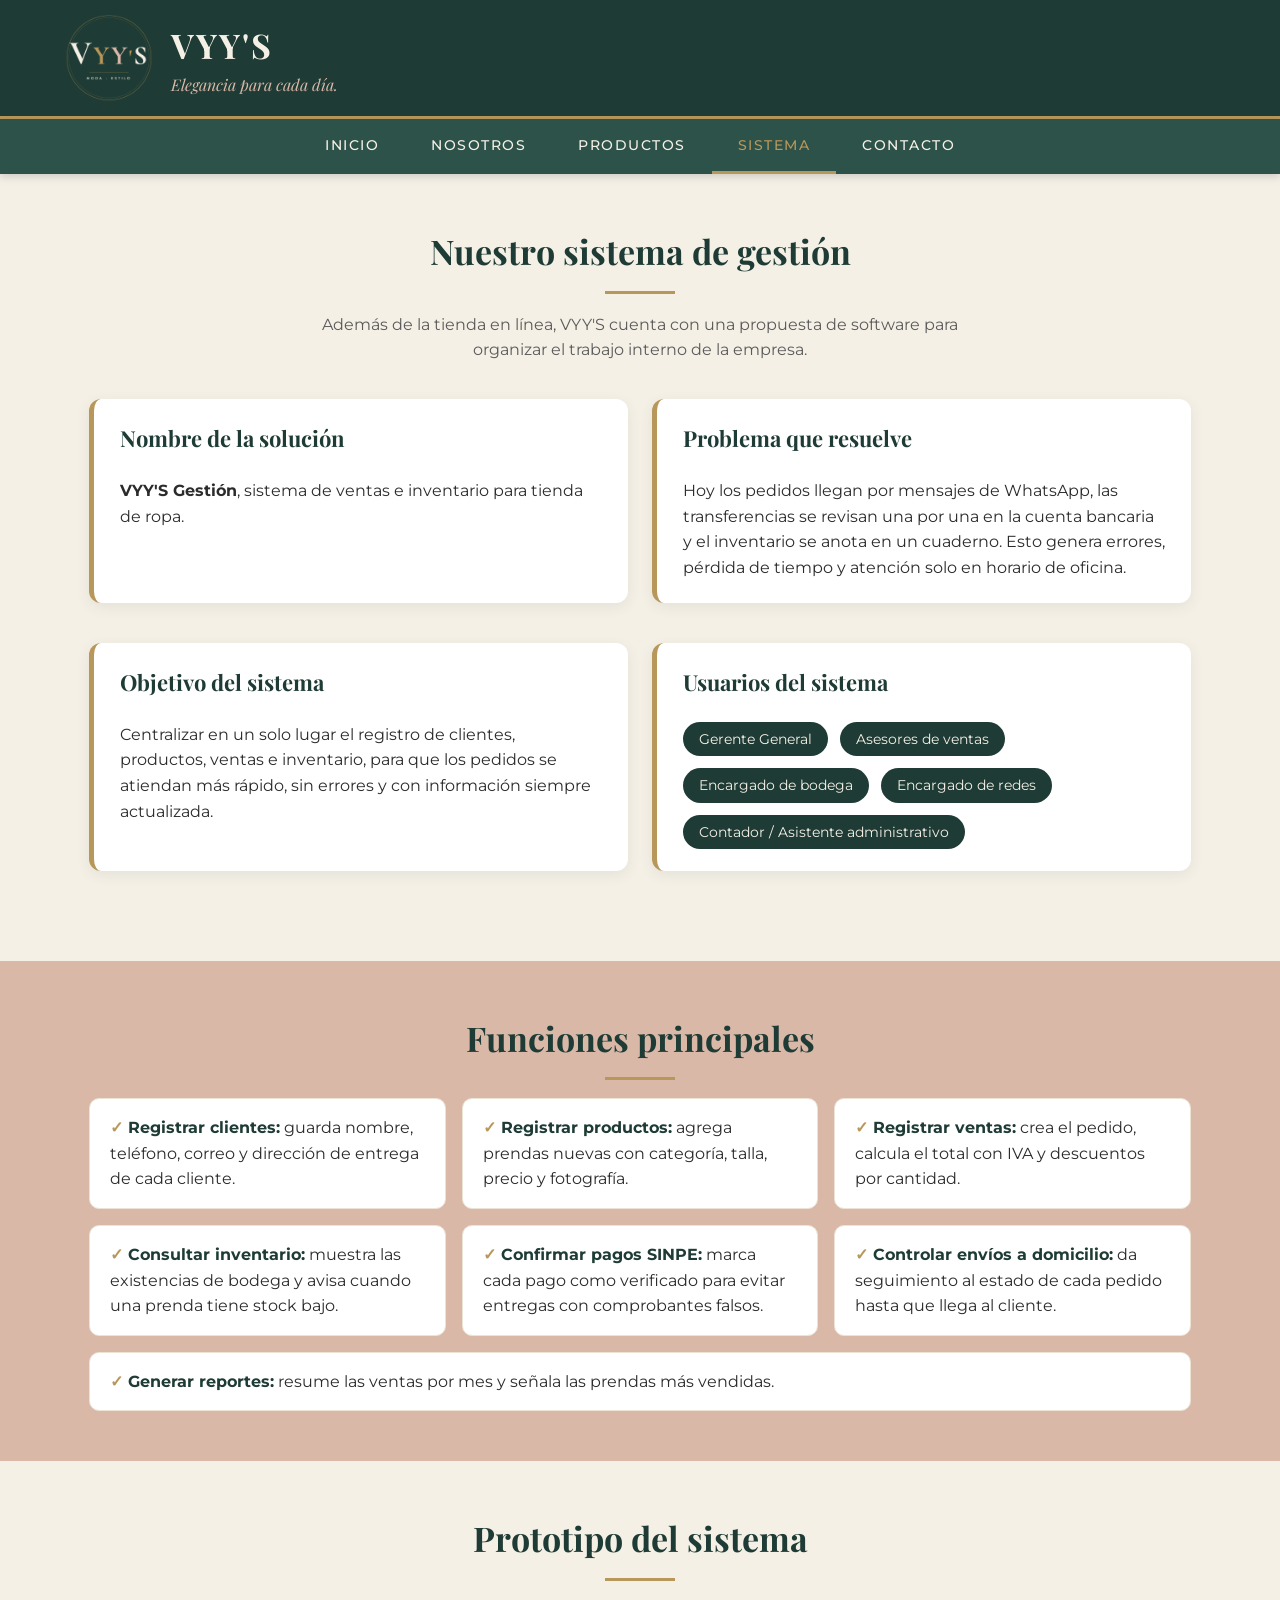
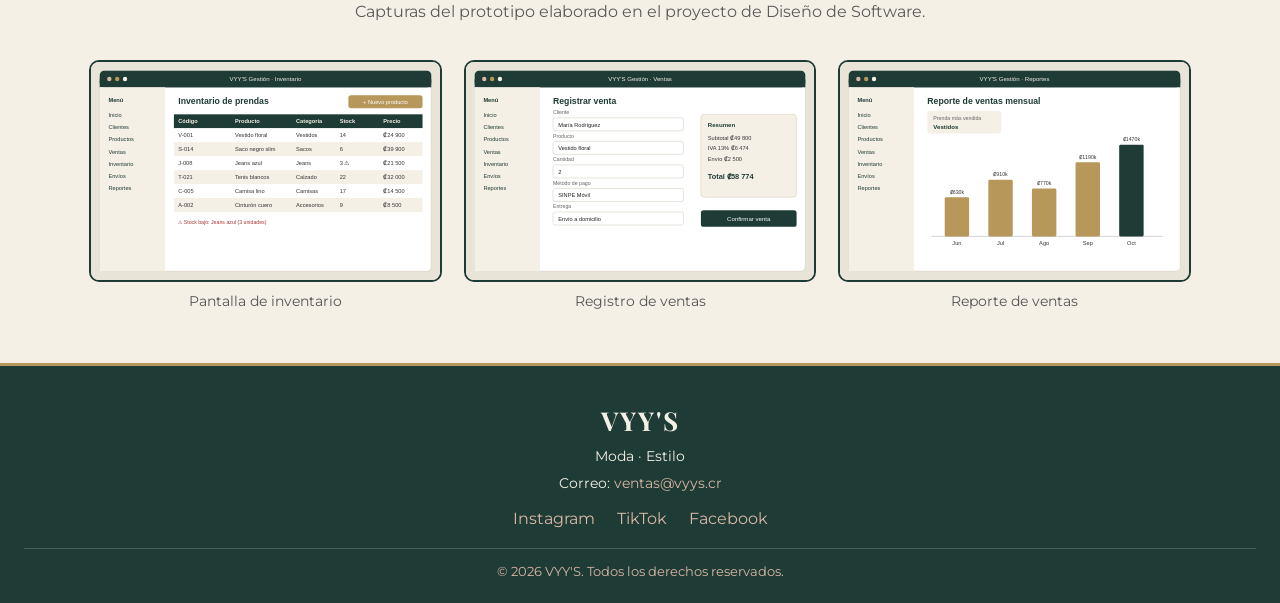
<file: sistema.html>
<!DOCTYPE html>
<html lang="es">
<head>
    <meta charset="UTF-8">
    <meta name="viewport" content="width=device-width, initial-scale=1.0">
    <meta name="description" content="VYY'S - Tienda de ropa casual y semielegante en Costa Rica.">
    <title>Sistema | VYY'S</title>
    <link rel="preconnect" href="https://fonts.googleapis.com">
    <link href="https://fonts.googleapis.com/css2?family=Montserrat:wght@400;500;600&family=Playfair+Display:ital,wght@0,700;1,400&display=swap" rel="stylesheet">
    <link rel="icon" href="img/logo.png">
    <link rel="stylesheet" href="css/estilos.css">
</head>
<body>

    <header>
        <div class="marca">
            <img src="img/logo.png" alt="Logo de VYY'S">
            <div>
                <h1>VYY'S</h1>
                <p>Elegancia para cada día.</p>
            </div>
        </div>
    </header>

    <nav>
        <button class="btn-menu" id="btnMenu" type="button">☰ Menú</button>
        <ul id="listaMenu">
                <li><a href="index.html">Inicio</a></li>
                <li><a href="nosotros.html">Nosotros</a></li>
                <li><a href="productos.html">Productos</a></li>
                <li><a href="sistema.html" class="activo">Sistema</a></li>
                <li><a href="contacto.html">Contacto</a></li>
        </ul>
    </nav>

    <main>
        <section class="contenedor">
            <h2>Nuestro sistema de gestión</h2>
            <hr class="linea-dorada">
            <p class="subtitulo">Además de la tienda en línea, VYY'S cuenta con una propuesta de software para organizar el trabajo interno de la empresa.</p>

            <div class="ficha">
                <div>
                    <h3>Nombre de la solución</h3>
                    <p><strong>VYY'S Gestión</strong>, sistema de ventas e inventario para tienda de ropa.</p>
                </div>
                <div>
                    <h3>Problema que resuelve</h3>
                    <p>Hoy los pedidos llegan por mensajes de WhatsApp, las transferencias se revisan una por una en la cuenta bancaria y el inventario se anota en un cuaderno. Esto genera errores, pérdida de tiempo y atención solo en horario de oficina.</p>
                </div>
            </div>

            <div class="ficha">
                <div>
                    <h3>Objetivo del sistema</h3>
                    <p>Centralizar en un solo lugar el registro de clientes, productos, ventas e inventario, para que los pedidos se atiendan más rápido, sin errores y con información siempre actualizada.</p>
                </div>
                <div>
                    <h3>Usuarios del sistema</h3>
                    <div class="usuarios">
                        <span>Gerente General</span>
                        <span>Asesores de ventas</span>
                        <span>Encargado de bodega</span>
                        <span>Encargado de redes</span>
                        <span>Contador / Asistente administrativo</span>
                    </div>
                </div>
            </div>
        </section>

        <section class="fondo-rosa">
            <div class="contenedor">
                <h2>Funciones principales</h2>
                <hr class="linea-dorada">
                <ul class="lista-funciones">
                <li><strong>Registrar clientes:</strong> guarda nombre, teléfono, correo y dirección de entrega de cada cliente.</li>
                <li><strong>Registrar productos:</strong> agrega prendas nuevas con categoría, talla, precio y fotografía.</li>
                <li><strong>Registrar ventas:</strong> crea el pedido, calcula el total con IVA y descuentos por cantidad.</li>
                <li><strong>Consultar inventario:</strong> muestra las existencias de bodega y avisa cuando una prenda tiene stock bajo.</li>
                <li><strong>Confirmar pagos SINPE:</strong> marca cada pago como verificado para evitar entregas con comprobantes falsos.</li>
                <li><strong>Controlar envíos a domicilio:</strong> da seguimiento al estado de cada pedido hasta que llega al cliente.</li>
                <li><strong>Generar reportes:</strong> resume las ventas por mes y señala las prendas más vendidas.</li>
                </ul>
            </div>
        </section>

        <section class="contenedor">
            <h2>Prototipo del sistema</h2>
            <hr class="linea-dorada">
            <p class="subtitulo">Capturas del prototipo elaborado en el proyecto de Diseño de Software.</p>
            <div class="capturas">
                <figure>
                    <img src="img/sistema-inventario.svg" alt="Pantalla de inventario del sistema">
                    <figcaption>Pantalla de inventario</figcaption>
                </figure>
                <figure>
                    <img src="img/sistema-ventas.svg" alt="Pantalla de registro de ventas">
                    <figcaption>Registro de ventas</figcaption>
                </figure>
                <figure>
                    <img src="img/sistema-reportes.svg" alt="Pantalla de reportes mensuales">
                    <figcaption>Reporte de ventas</figcaption>
                </figure>
            </div>
        </section>
    </main>

    <footer>
        <h3>VYY'S</h3>
        <p>Moda · Estilo</p>
        <p>Correo: <a href="mailto:ventas@vyys.cr">ventas@vyys.cr</a></p>
        <div class="redes">
            <a href="https://www.instagram.com/" target="_blank" rel="noopener">Instagram</a>
            <a href="https://www.tiktok.com/" target="_blank" rel="noopener">TikTok</a>
            <a href="https://www.facebook.com/" target="_blank" rel="noopener">Facebook</a>
        </div>
        <p class="copy">&copy; <span id="anio">2026</span> VYY'S. Todos los derechos reservados.</p>
    </footer>

    <script src="js/script.js"></script>
</body>
</html>
</file>
<file: css/estilos.css>
/* =========================================
   VYY'S - Hoja de estilos principal
   Colores corporativos (tomados del logo):
   verde  #1e3b35  | crema #f5f0e6
   dorado #b8975a  | rosa  #d9b8a8
   ========================================= */

:root {
    --verde: #1e3b35;
    --verde-claro: #2d5249;
    --crema: #f5f0e6;
    --crema-oscuro: #ebe3d3;
    --dorado: #b8975a;
    --rosa: #d9b8a8;
    --texto: #2b2b2b;
}

* {
    box-sizing: border-box;
}

body {
    margin: 0;
    font-family: "Montserrat", Arial, sans-serif;
    font-size: 16px;
    line-height: 1.6;
    background-color: var(--crema);
    color: var(--texto);
}

img {
    max-width: 100%;
    display: block;
}

/* ---------- Encabezado ---------- */
header {
    background-color: var(--verde);
    color: var(--crema);
    padding: 14px 40px;
    border-bottom: 3px solid var(--dorado);
}

.marca {
    display: flex;
    align-items: center;
    gap: 18px;
    max-width: 1150px;
    margin: 0 auto;
}

.marca img {
    width: 88px;
    height: 88px;
    border-radius: 50%;
}

.marca h1 {
    margin: 0;
    font-family: "Playfair Display", Georgia, serif;
    font-size: 34px;
    font-weight: 700;
    letter-spacing: 2px;
    color: var(--crema);
}

.marca p {
    margin: 0;
    font-family: "Playfair Display", Georgia, serif;
    font-style: italic;
    font-size: 16px;
    color: var(--rosa);
}

/* ---------- Menú ---------- */
nav {
    background-color: var(--verde-claro);
    position: sticky;
    top: 0;
    z-index: 10;
    box-shadow: 0 3px 8px rgba(0, 0, 0, 0.15);
}

nav ul {
    list-style: none;
    margin: 0 auto;
    padding: 0;
    max-width: 1150px;
    display: flex;
    justify-content: center;
}

nav a {
    display: block;
    padding: 15px 26px;
    color: var(--crema);
    text-decoration: none;
    font-size: 14px;
    font-weight: 500;
    letter-spacing: 1.5px;
    text-transform: uppercase;
    border-bottom: 3px solid transparent;
    transition: background-color 0.25s, border-color 0.25s;
}

nav a:hover {
    background-color: var(--verde);
    border-bottom-color: var(--dorado);
}

nav a.activo {
    border-bottom-color: var(--dorado);
    color: var(--dorado);
}

.btn-menu {
    display: none;
    width: 100%;
    background-color: var(--verde-claro);
    color: var(--crema);
    border: none;
    padding: 14px;
    font-size: 15px;
    letter-spacing: 1px;
    cursor: pointer;
    font-family: inherit;
}

/* ---------- Contenido general ---------- */
main {
    min-height: 60vh;
}

.contenedor {
    max-width: 1150px;
    margin: 0 auto;
    padding: 50px 24px;
}

h2,
h3 {
    font-family: "Playfair Display", Georgia, serif;
    color: var(--verde);
    font-weight: 700;
}

h2 {
    font-size: 34px;
    margin: 0 0 12px;
    text-align: center;
}

.subtitulo {
    text-align: center;
    max-width: 640px;
    margin: 0 auto 36px;
    color: #5a5a5a;
}

.linea-dorada {
    width: 70px;
    height: 3px;
    background-color: var(--dorado);
    margin: 0 auto 18px;
    border: none;
}

/* ---------- Botones ---------- */
.boton,
button {
    display: inline-block;
    background-color: var(--verde);
    color: var(--crema);
    border: 2px solid var(--verde);
    border-radius: 30px;
    padding: 10px 26px;
    font-family: inherit;
    font-size: 14px;
    font-weight: 600;
    letter-spacing: 1px;
    text-decoration: none;
    cursor: pointer;
    transition: transform 0.2s, background-color 0.2s, color 0.2s;
}

.boton:hover,
button:hover {
    transform: scale(1.05);
    background-color: var(--dorado);
    border-color: var(--dorado);
    color: #fff;
}

.boton-claro {
    background-color: transparent;
    color: var(--crema);
    border-color: var(--crema);
}

/* ---------- Sección principal (inicio) ---------- */
.hero {
    background-color: var(--verde);
    color: var(--crema);
}

.hero-contenido {
    max-width: 1150px;
    margin: 0 auto;
    padding: 50px 24px;
    display: flex;
    align-items: center;
    gap: 40px;
}

.hero-texto {
    flex: 1;
}

.hero-texto .etiqueta {
    color: var(--dorado);
    letter-spacing: 3px;
    font-size: 13px;
    text-transform: uppercase;
    margin: 0 0 8px;
}

.hero-texto h2 {
    color: var(--crema);
    text-align: left;
    font-size: 46px;
    line-height: 1.15;
    margin-bottom: 18px;
}

.hero-texto p {
    margin: 0 0 22px;
}

.hero-imagen {
    flex: 1;
}

.hero-imagen img {
    border-radius: 16px;
    border: 2px solid var(--dorado);
}

.saludo-caja {
    background-color: rgba(245, 240, 230, 0.1);
    border: 1px solid var(--dorado);
    border-radius: 12px;
    padding: 16px 18px;
    margin-bottom: 24px;
}

.saludo-caja label {
    display: block;
    font-size: 14px;
    margin-bottom: 8px;
    color: var(--rosa);
}

.saludo-caja input {
    width: 55%;
    margin-right: 6px;
    margin-bottom: 8px;
}

#mensajeSaludo {
    margin: 8px 0 0;
    font-family: "Playfair Display", Georgia, serif;
    font-size: 20px;
    color: var(--crema);
}

/* ---------- Tarjetas y productos ---------- */
.tarjetas,
.productos {
    display: flex;
    flex-wrap: wrap;
    gap: 26px;
    justify-content: center;
}

.tarjeta,
.producto {
    background-color: #fff;
    border: 1px solid var(--crema-oscuro);
    border-radius: 14px;
    overflow: hidden;
    width: 340px;
    display: flex;
    flex-direction: column;
    box-shadow: 0 4px 14px rgba(30, 59, 53, 0.08);
    transition: transform 0.3s, box-shadow 0.3s;
}

.producto {
    width: 255px;
}

.tarjeta:hover,
.producto:hover {
    transform: translateY(-6px);
    box-shadow: 0 10px 24px rgba(30, 59, 53, 0.18);
}

.tarjeta img,
.producto img {
    width: 100%;
    aspect-ratio: 1 / 1;
    object-fit: cover;
}

.tarjeta-info,
.producto-info {
    padding: 18px 20px 22px;
    display: flex;
    flex-direction: column;
    flex: 1;
}

.tarjeta h3,
.producto h3 {
    margin: 0 0 6px;
    font-size: 21px;
}

.tarjeta p,
.producto p {
    margin: 0 0 14px;
    font-size: 14.5px;
    color: #555;
}

.tarjeta .boton,
.producto button {
    margin-top: auto;
    align-self: flex-start;
}

.producto .precio {
    font-family: "Playfair Display", Georgia, serif;
    font-size: 22px;
    font-weight: 700;
    color: var(--dorado);
    margin: 0 0 14px;
}

/* ---------- Ventajas ---------- */
.fondo-rosa {
    background-color: var(--rosa);
}

.ventajas {
    display: flex;
    gap: 30px;
    flex-wrap: wrap;
    justify-content: center;
}

.ventaja {
    flex: 1;
    min-width: 230px;
    text-align: center;
    padding: 10px 14px;
}

.ventaja .icono {
    font-family: "Playfair Display", Georgia, serif;
    font-size: 40px;
    color: var(--verde);
    line-height: 1;
}

.ventaja h3 {
    margin: 8px 0 6px;
    font-size: 20px;
}

.ventaja p {
    margin: 0;
    font-size: 14.5px;
}

/* ---------- Nosotros ---------- */
.bloque-texto {
    max-width: 820px;
    margin: 0 auto;
    text-align: justify;
}

.dos-columnas {
    display: flex;
    gap: 28px;
    flex-wrap: wrap;
}

.caja-mv {
    flex: 1;
    min-width: 280px;
    background-color: var(--verde);
    color: var(--crema);
    border-radius: 14px;
    padding: 30px;
    border-top: 5px solid var(--dorado);
}

.caja-mv h3 {
    color: var(--dorado);
    margin-top: 0;
    font-size: 26px;
}

.valores {
    display: flex;
    flex-wrap: wrap;
    gap: 20px;
    justify-content: center;
}

.valor {
    width: 210px;
    background-color: #fff;
    border: 1px solid var(--crema-oscuro);
    border-bottom: 4px solid var(--dorado);
    border-radius: 10px;
    padding: 20px 16px;
    text-align: center;
}

.valor h3 {
    margin: 0 0 8px;
    font-size: 20px;
}

.valor p {
    margin: 0;
    font-size: 14px;
    color: #555;
}

.equipo {
    display: flex;
    flex-wrap: wrap;
    gap: 22px;
    justify-content: center;
}

.integrante {
    width: 200px;
    text-align: center;
    background-color: #fff;
    border-radius: 12px;
    padding: 22px 14px;
    border: 1px solid var(--crema-oscuro);
}

.integrante .avatar {
    width: 74px;
    height: 74px;
    margin: 0 auto 12px;
    border-radius: 50%;
    background-color: var(--rosa);
    color: var(--verde);
    border: 3px solid var(--dorado);
    font-family: "Playfair Display", Georgia, serif;
    font-size: 30px;
    display: flex;
    align-items: center;
    justify-content: center;
}

.integrante h3 {
    margin: 0 0 2px;
    font-size: 18px;
}

.integrante p {
    margin: 0;
    font-size: 13.5px;
    color: #666;
}

.integrante .rol {
    color: var(--dorado);
    font-weight: 600;
    font-size: 13px;
    letter-spacing: 0.5px;
}

/* ---------- Filtros y calculadora (productos) ---------- */
.filtros {
    display: flex;
    gap: 10px;
    justify-content: center;
    flex-wrap: wrap;
    margin-bottom: 30px;
}

.filtros button {
    background-color: transparent;
    color: var(--verde);
    padding: 8px 20px;
}

.filtros button.activo {
    background-color: var(--verde);
    color: var(--crema);
}

.calculadora {
    background-color: var(--verde);
    color: var(--crema);
    border-radius: 16px;
    padding: 36px;
    max-width: 780px;
    margin: 0 auto;
    border: 2px solid var(--dorado);
}

.calculadora h2 {
    color: var(--crema);
}

.calculadora .fila {
    display: flex;
    gap: 20px;
    flex-wrap: wrap;
    margin-bottom: 18px;
}

.calculadora .campo {
    flex: 1;
    min-width: 200px;
}

.calculadora button {
    background-color: var(--dorado);
    border-color: var(--dorado);
    color: #fff;
}

.calculadora button:hover {
    background-color: var(--rosa);
    border-color: var(--rosa);
    color: var(--verde);
}

.calculadora label {
    color: var(--rosa);
}

.resultado {
    background-color: var(--crema);
    color: var(--verde);
    border-radius: 10px;
    padding: 16px 20px;
    margin-top: 20px;
    line-height: 1.9;
}

.resultado .total {
    font-family: "Playfair Display", Georgia, serif;
    font-size: 24px;
    font-weight: 700;
    border-top: 1px solid var(--dorado);
    margin-top: 6px;
    padding-top: 6px;
}

.aviso-carrito {
    text-align: center;
    margin-bottom: 24px;
    font-weight: 600;
    color: var(--verde);
}

/* ---------- Formularios ---------- */
label {
    display: block;
    font-size: 14px;
    font-weight: 600;
    margin: 14px 0 5px;
}

input,
select,
textarea {
    width: 100%;
    padding: 11px 14px;
    font-family: inherit;
    font-size: 15px;
    border: 1.5px solid #cfc6b2;
    border-radius: 8px;
    background-color: #fff;
    color: var(--texto);
}

input:focus,
select:focus,
textarea:focus {
    outline: none;
    border-color: var(--dorado);
    box-shadow: 0 0 0 3px rgba(184, 151, 90, 0.25);
}

textarea {
    min-height: 130px;
    resize: vertical;
}

.error {
    border-color: #b3382c;
}

.msg-error {
    color: #b3382c;
    font-size: 13px;
    margin: 4px 0 0;
    min-height: 0;
}

.contacto-grid {
    display: flex;
    gap: 36px;
    flex-wrap: wrap;
    align-items: flex-start;
}

#formContacto {
    flex: 2;
    min-width: 300px;
    background-color: #fff;
    padding: 12px 30px 30px;
    border-radius: 14px;
    border: 1px solid var(--crema-oscuro);
    box-shadow: 0 4px 14px rgba(30, 59, 53, 0.08);
}

.fila-doble {
    display: flex;
    gap: 18px;
}

.fila-doble > div {
    flex: 1;
}

#formContacto button {
    margin-top: 22px;
}

.exito {
    margin-top: 18px;
    padding: 14px 18px;
    border-radius: 8px;
    background-color: #e3efe4;
    border-left: 5px solid var(--verde-claro);
    color: var(--verde);
    font-weight: 600;
}

.info-empresa {
    flex: 1;
    min-width: 260px;
    background-color: var(--verde);
    color: var(--crema);
    border-radius: 14px;
    padding: 30px;
    border-top: 5px solid var(--dorado);
}

.info-empresa h3 {
    color: var(--dorado);
    margin-top: 0;
}

.info-empresa p {
    margin: 0 0 14px;
}

.info-empresa strong {
    color: var(--rosa);
    display: block;
    font-size: 13px;
    letter-spacing: 1px;
    text-transform: uppercase;
}

/* ---------- Sistema ---------- */
.ficha {
    display: flex;
    gap: 24px;
    flex-wrap: wrap;
    margin-bottom: 40px;
}

.ficha > div {
    flex: 1;
    min-width: 280px;
    background-color: #fff;
    border-radius: 12px;
    border-left: 5px solid var(--dorado);
    padding: 22px 26px;
    box-shadow: 0 4px 14px rgba(30, 59, 53, 0.08);
}

.ficha h3 {
    margin-top: 0;
    font-size: 22px;
}

.ficha p {
    margin: 0;
}

.lista-funciones {
    list-style: none;
    padding: 0;
    margin: 0;
    display: flex;
    flex-wrap: wrap;
    gap: 16px;
}

.lista-funciones li {
    flex: 1 1 300px;
    background-color: #fff;
    border-radius: 10px;
    padding: 16px 20px;
    border: 1px solid var(--crema-oscuro);
}

.lista-funciones li::before {
    content: "✓ ";
    color: var(--dorado);
    font-weight: 700;
}

.lista-funciones strong {
    color: var(--verde);
}

.usuarios {
    display: flex;
    gap: 12px;
    flex-wrap: wrap;
}

.usuarios span {
    background-color: var(--verde);
    color: var(--crema);
    padding: 6px 16px;
    border-radius: 20px;
    font-size: 14px;
}

.capturas {
    display: flex;
    gap: 22px;
    flex-wrap: wrap;
    justify-content: center;
}

.capturas figure {
    margin: 0;
    flex: 1 1 320px;
    max-width: 360px;
}

.capturas img {
    border-radius: 10px;
    border: 2px solid var(--verde);
}

.capturas figcaption {
    text-align: center;
    font-size: 14px;
    margin-top: 8px;
    color: #555;
}

/* ---------- Pie de página ---------- */
footer {
    background-color: var(--verde);
    color: var(--crema);
    border-top: 3px solid var(--dorado);
    padding: 34px 24px 18px;
    text-align: center;
}

footer h3 {
    color: var(--crema);
    margin: 0 0 4px;
    font-size: 26px;
    letter-spacing: 2px;
}

footer p {
    margin: 4px 0;
    font-size: 14px;
}

footer a {
    color: var(--rosa);
    text-decoration: none;
}

footer a:hover {
    color: var(--dorado);
    text-decoration: underline;
}

.redes {
    margin: 12px 0;
    display: flex;
    gap: 22px;
    justify-content: center;
}

.copy {
    border-top: 1px solid rgba(245, 240, 230, 0.2);
    margin-top: 16px;
    padding-top: 12px;
    font-size: 13px;
    color: var(--rosa);
}

/* ---------- Diseño responsivo ---------- */
@media (max-width: 900px) {
    .hero-contenido {
        flex-direction: column;
    }

    .hero-texto h2 {
        font-size: 36px;
    }

    .hero-imagen {
        flex: none;
        width: 100%;
    }
}

@media (max-width: 768px) {
    header {
        padding: 12px 18px;
    }

    .marca img {
        width: 60px;
        height: 60px;
    }

    .marca h1 {
        font-size: 26px;
    }

    .marca p {
        font-size: 14px;
    }

    .btn-menu {
        display: block;
        border-radius: 0;
    }

    .btn-menu:hover {
        transform: none;
        background-color: var(--verde);
    }

    nav ul {
        display: none;
        flex-direction: column;
    }

    nav ul.abierto {
        display: flex;
    }

    nav a {
        padding: 13px 24px;
        border-bottom: 1px solid rgba(245, 240, 230, 0.12);
    }

    h2 {
        font-size: 28px;
    }

    .contenedor {
        padding: 36px 16px;
    }

    .tarjetas,
    .productos {
        flex-direction: column;
        align-items: center;
    }

    .tarjeta,
    .producto {
        width: 100%;
        max-width: 380px;
    }

    .fila-doble {
        flex-direction: column;
        gap: 0;
    }

    .saludo-caja input {
        width: 100%;
    }

    .calculadora {
        padding: 24px 18px;
    }

    #formContacto {
        padding: 6px 18px 24px;
    }
}

/* ---------- Catálogo: conteo y botón "Ver más" ---------- */
.conteo {
    text-align: center;
    margin: -10px 0 24px;
    font-size: 14px;
    color: #666;
}

.ver-mas {
    text-align: center;
    margin-top: 36px;
}

.filtros button {
    padding: 8px 18px;
    font-size: 13px;
}
</file>
